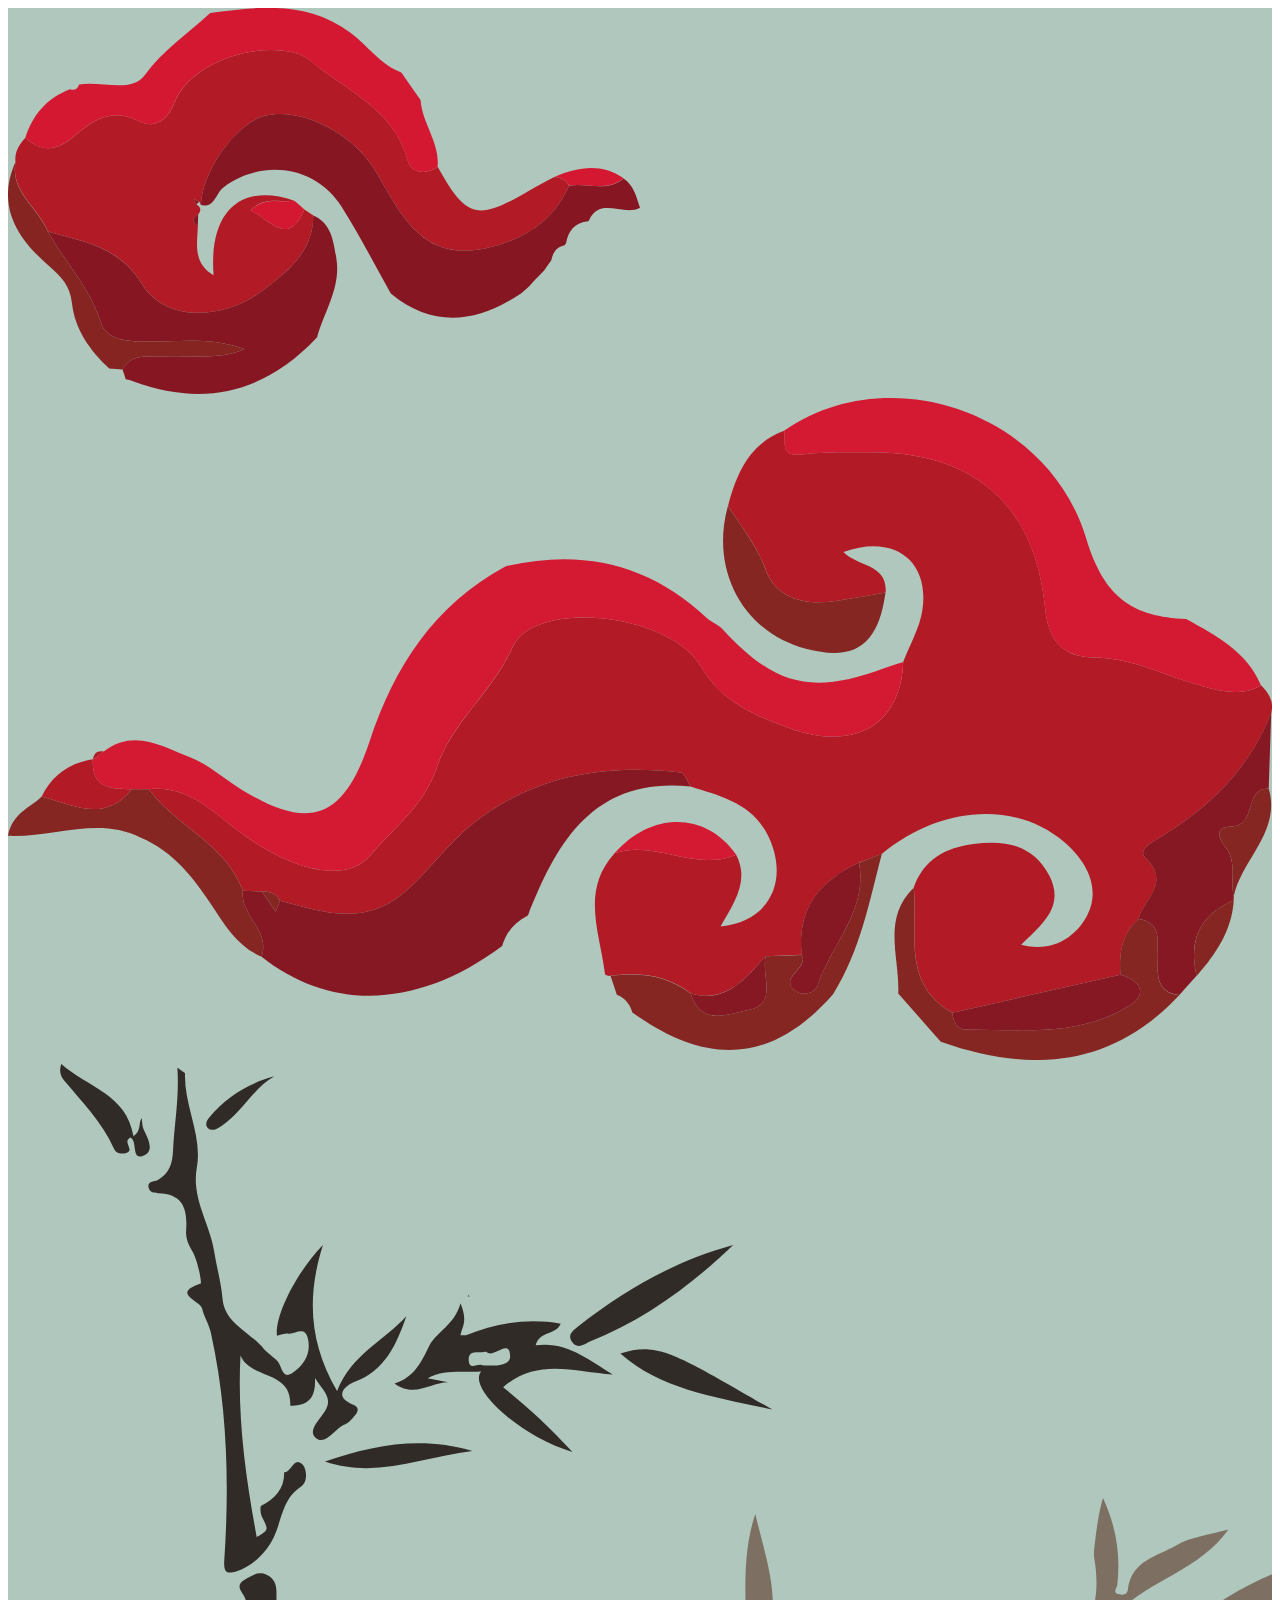
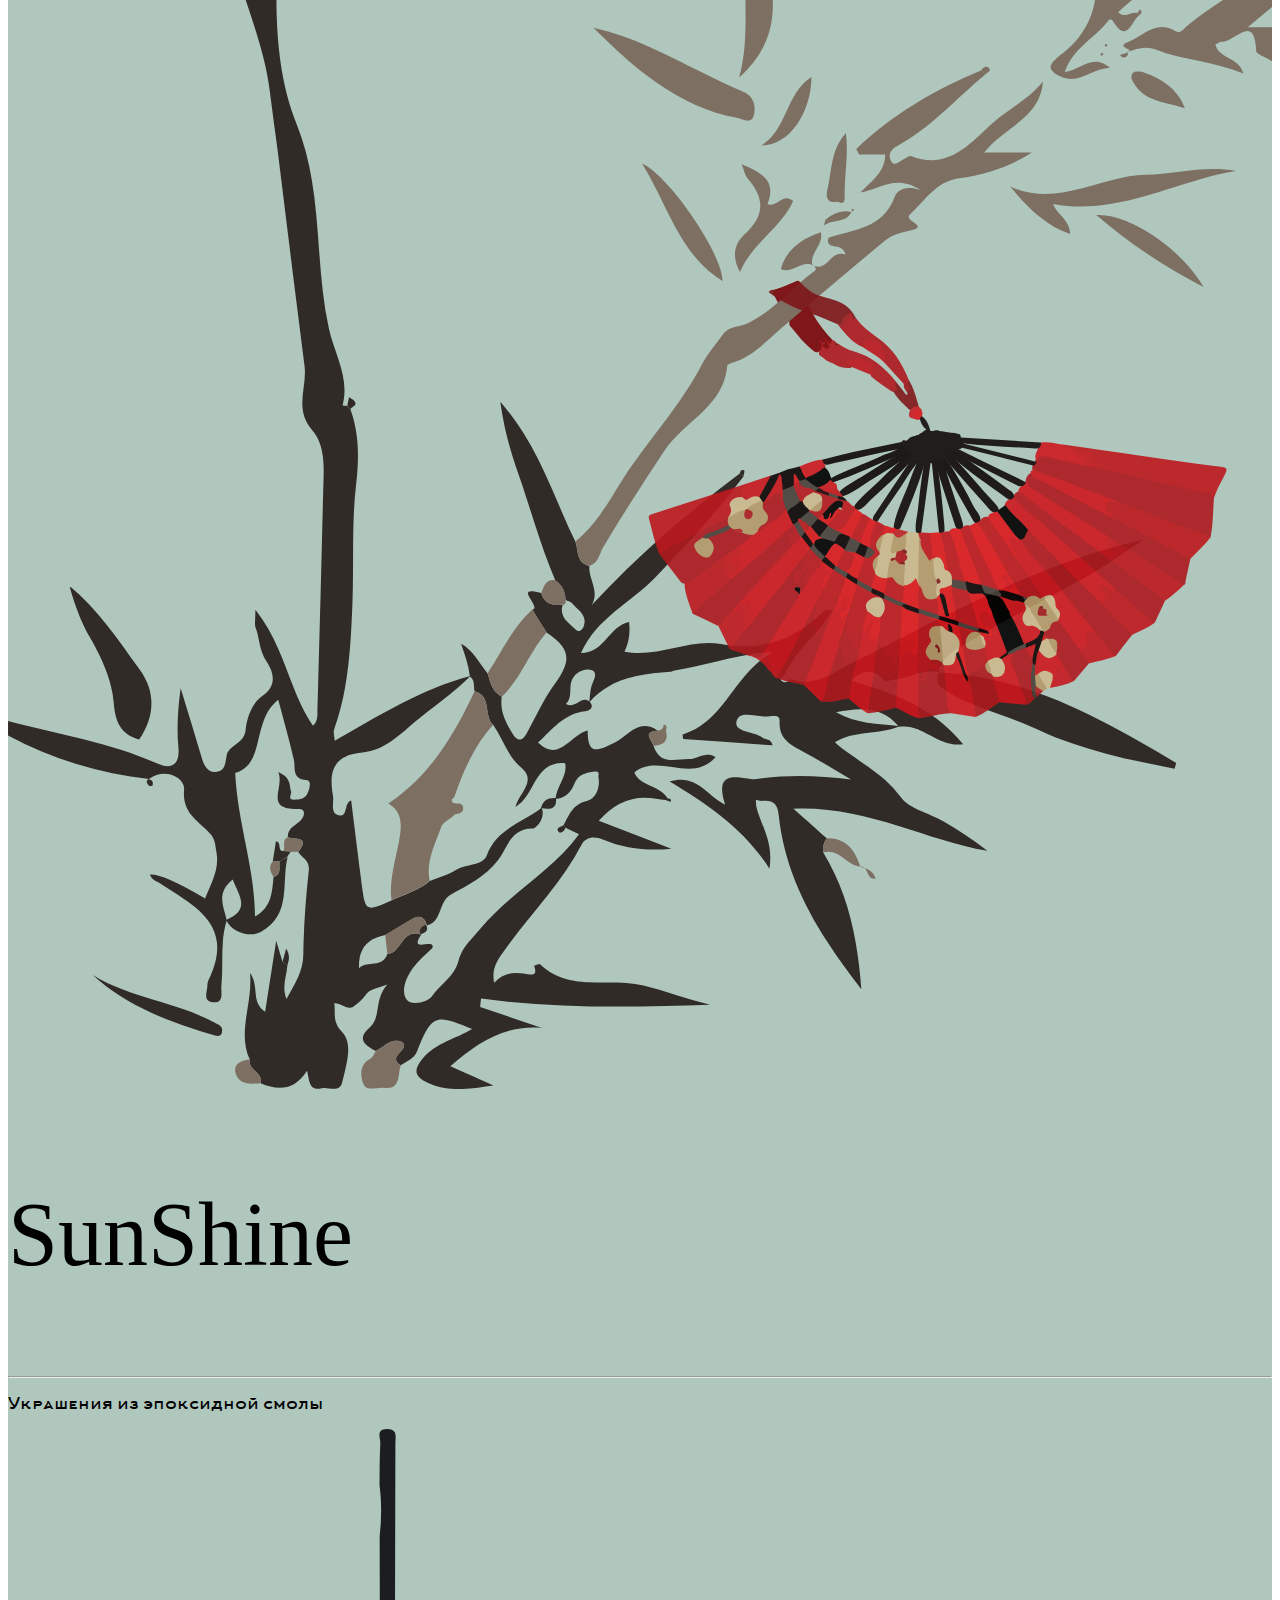
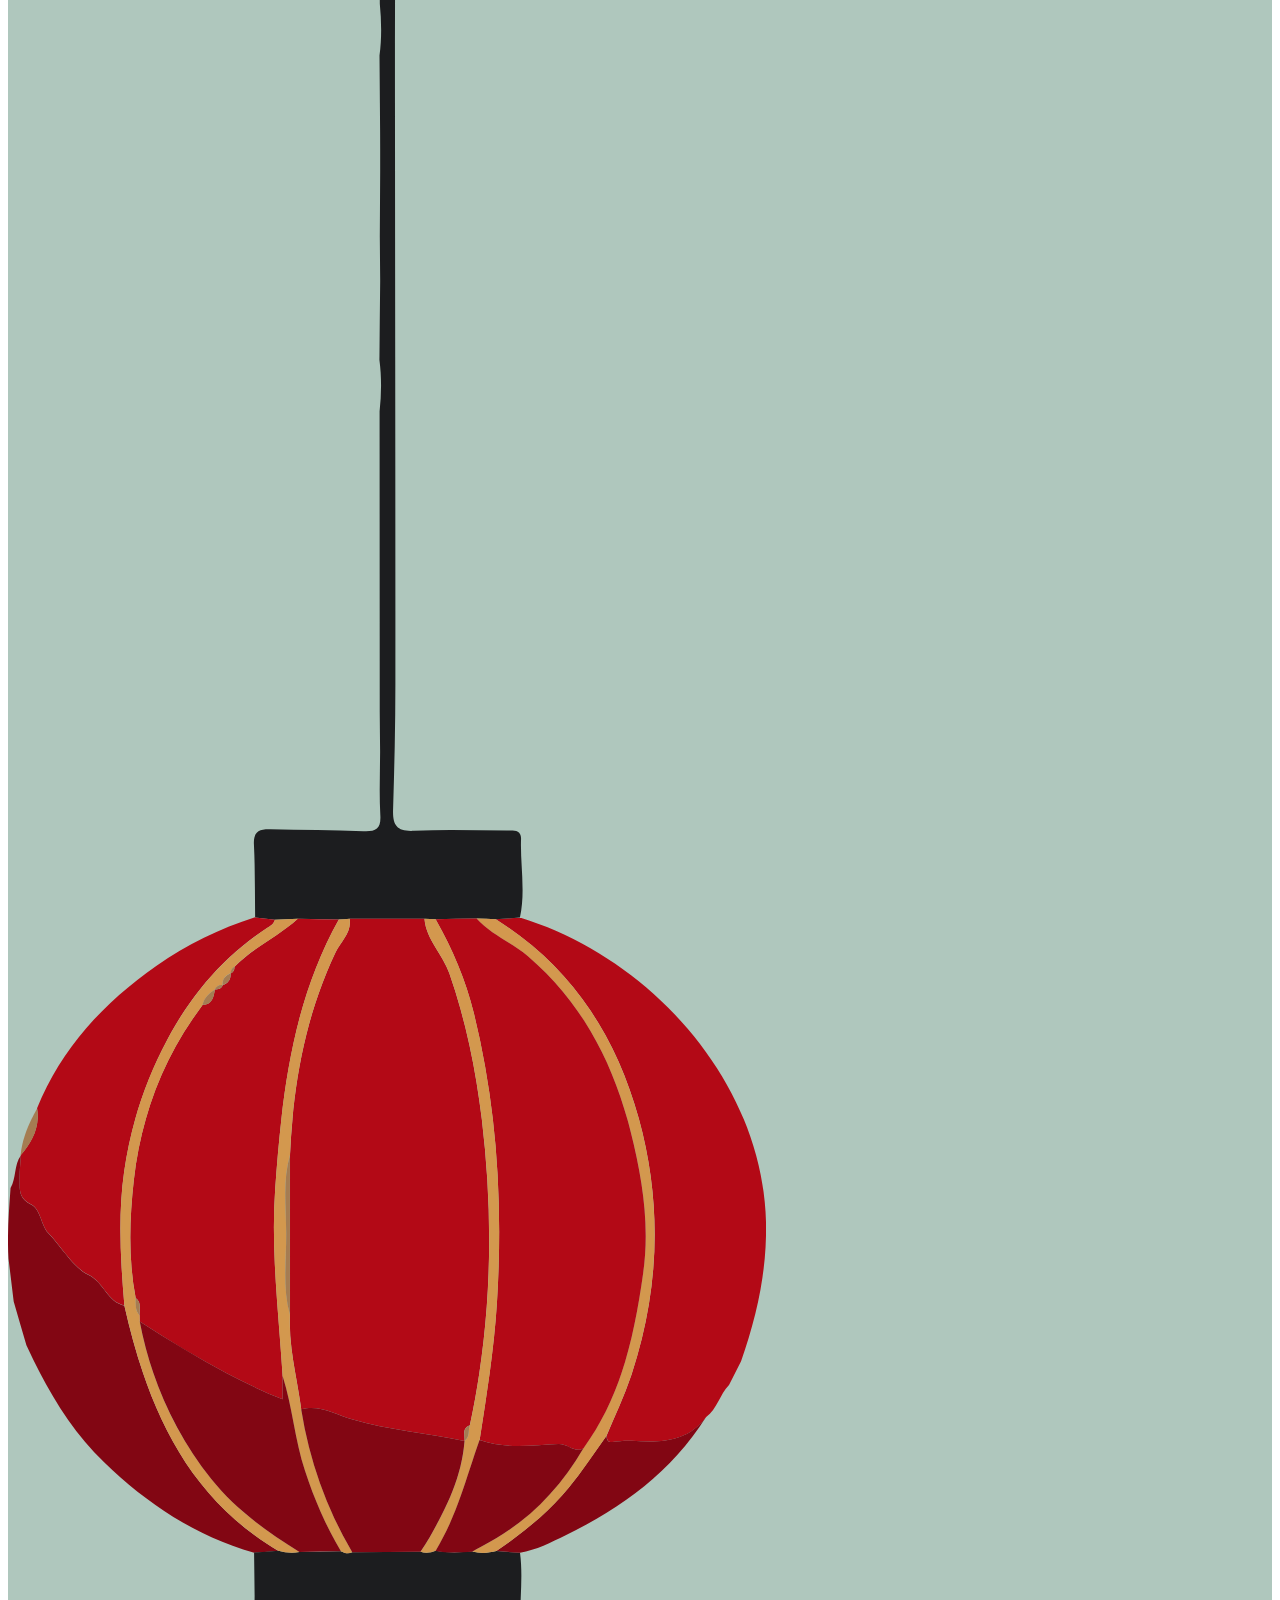
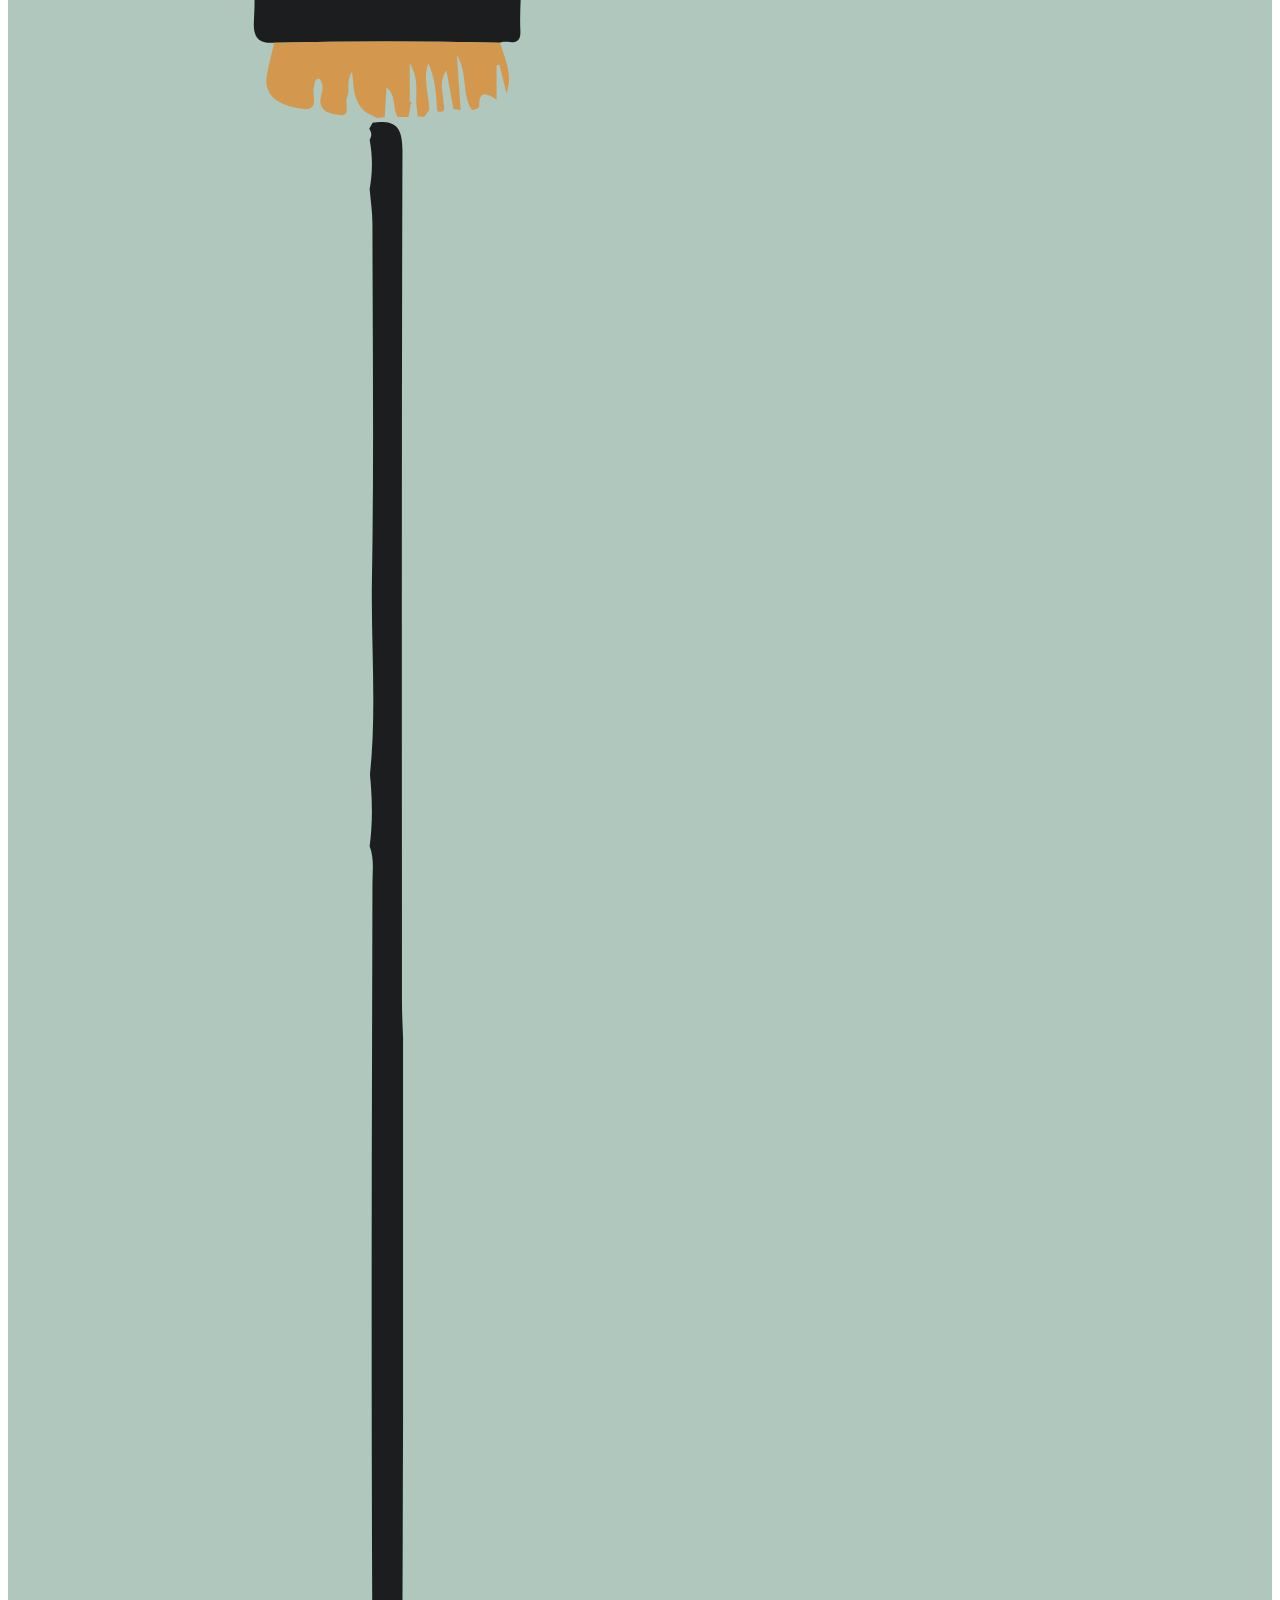
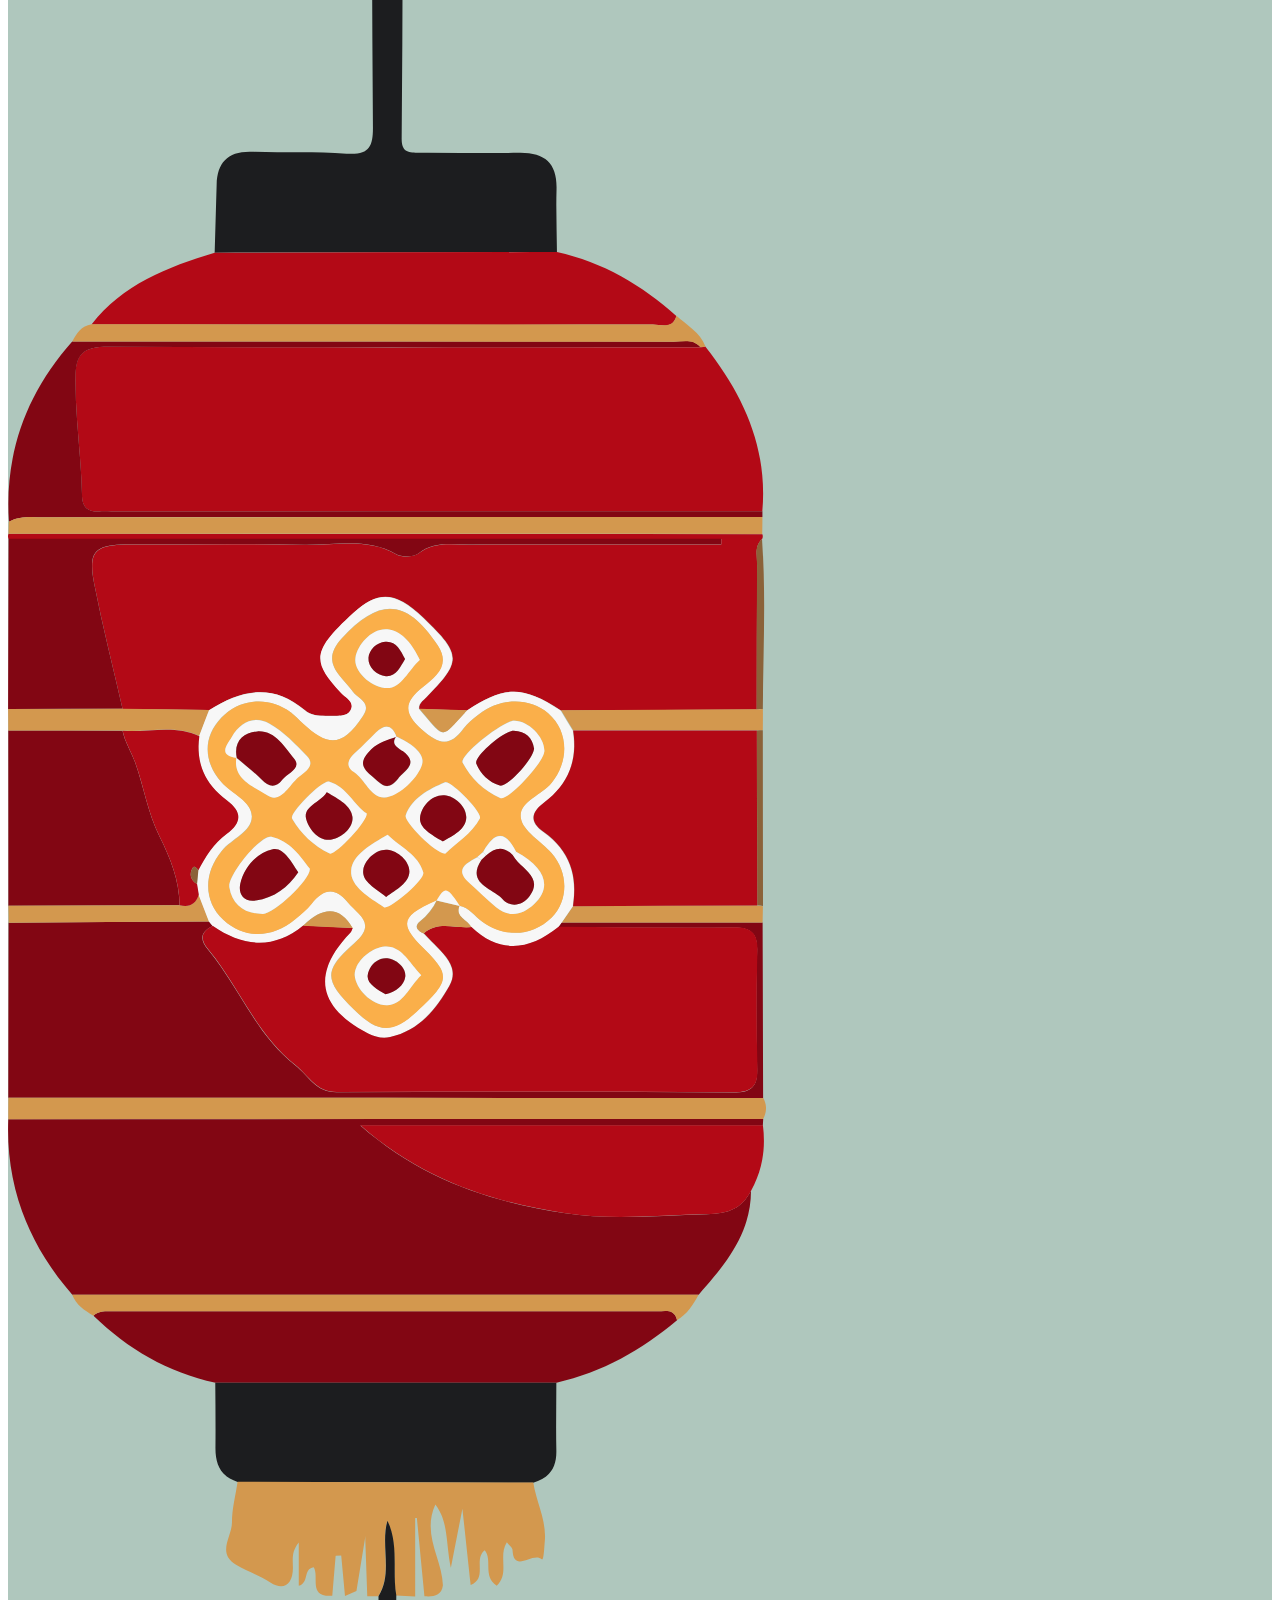
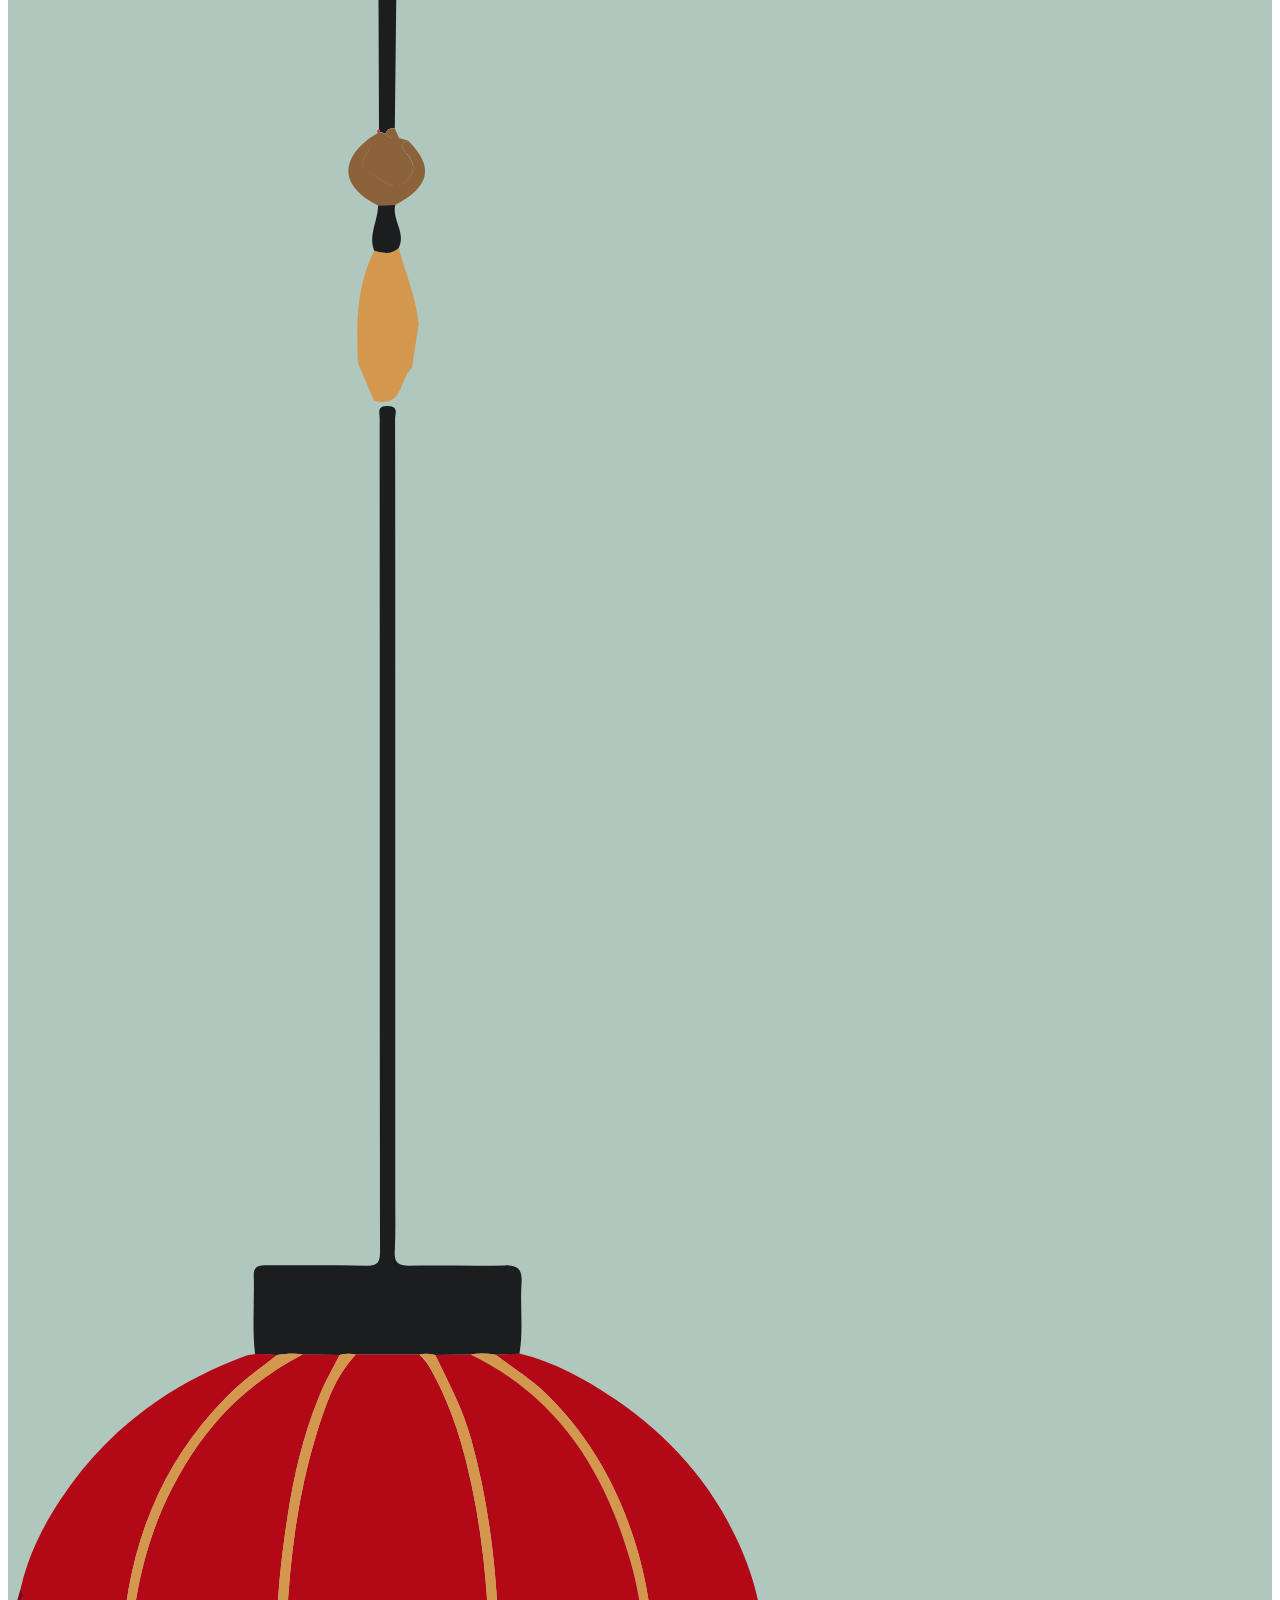
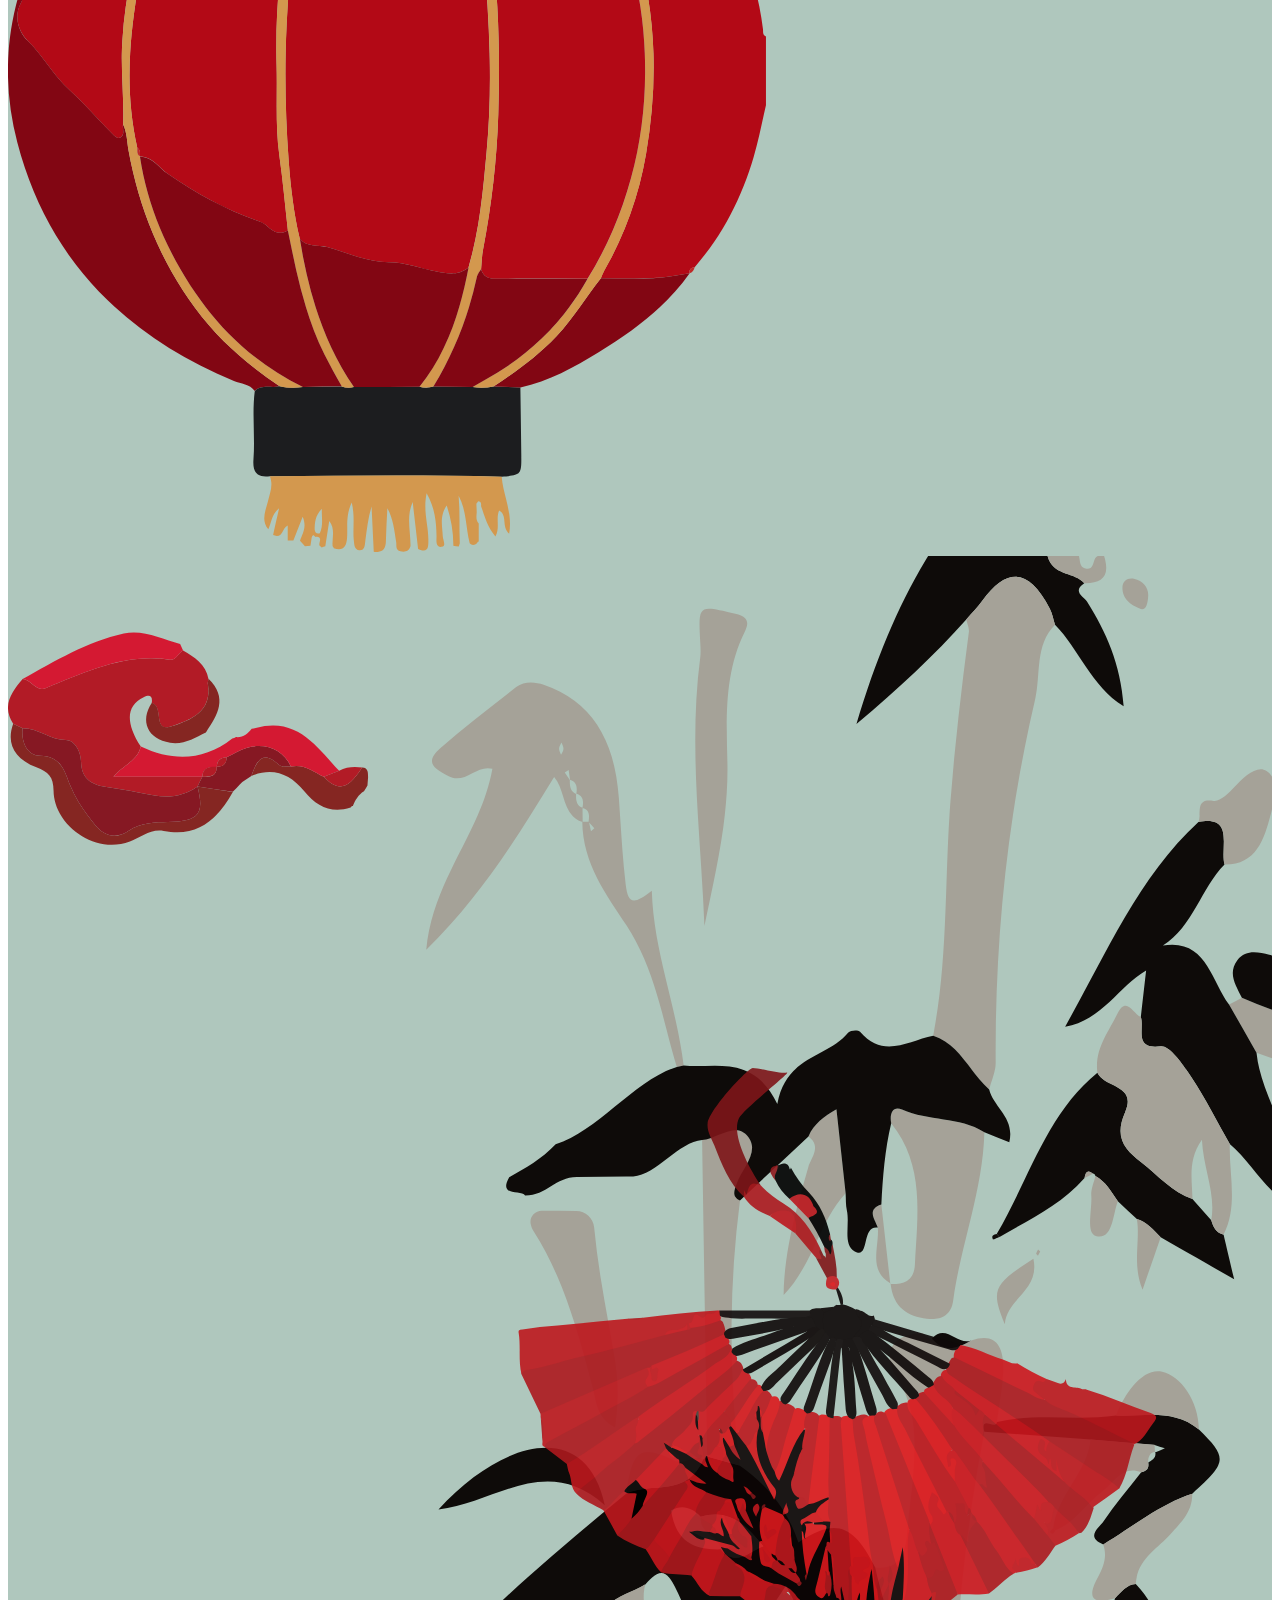
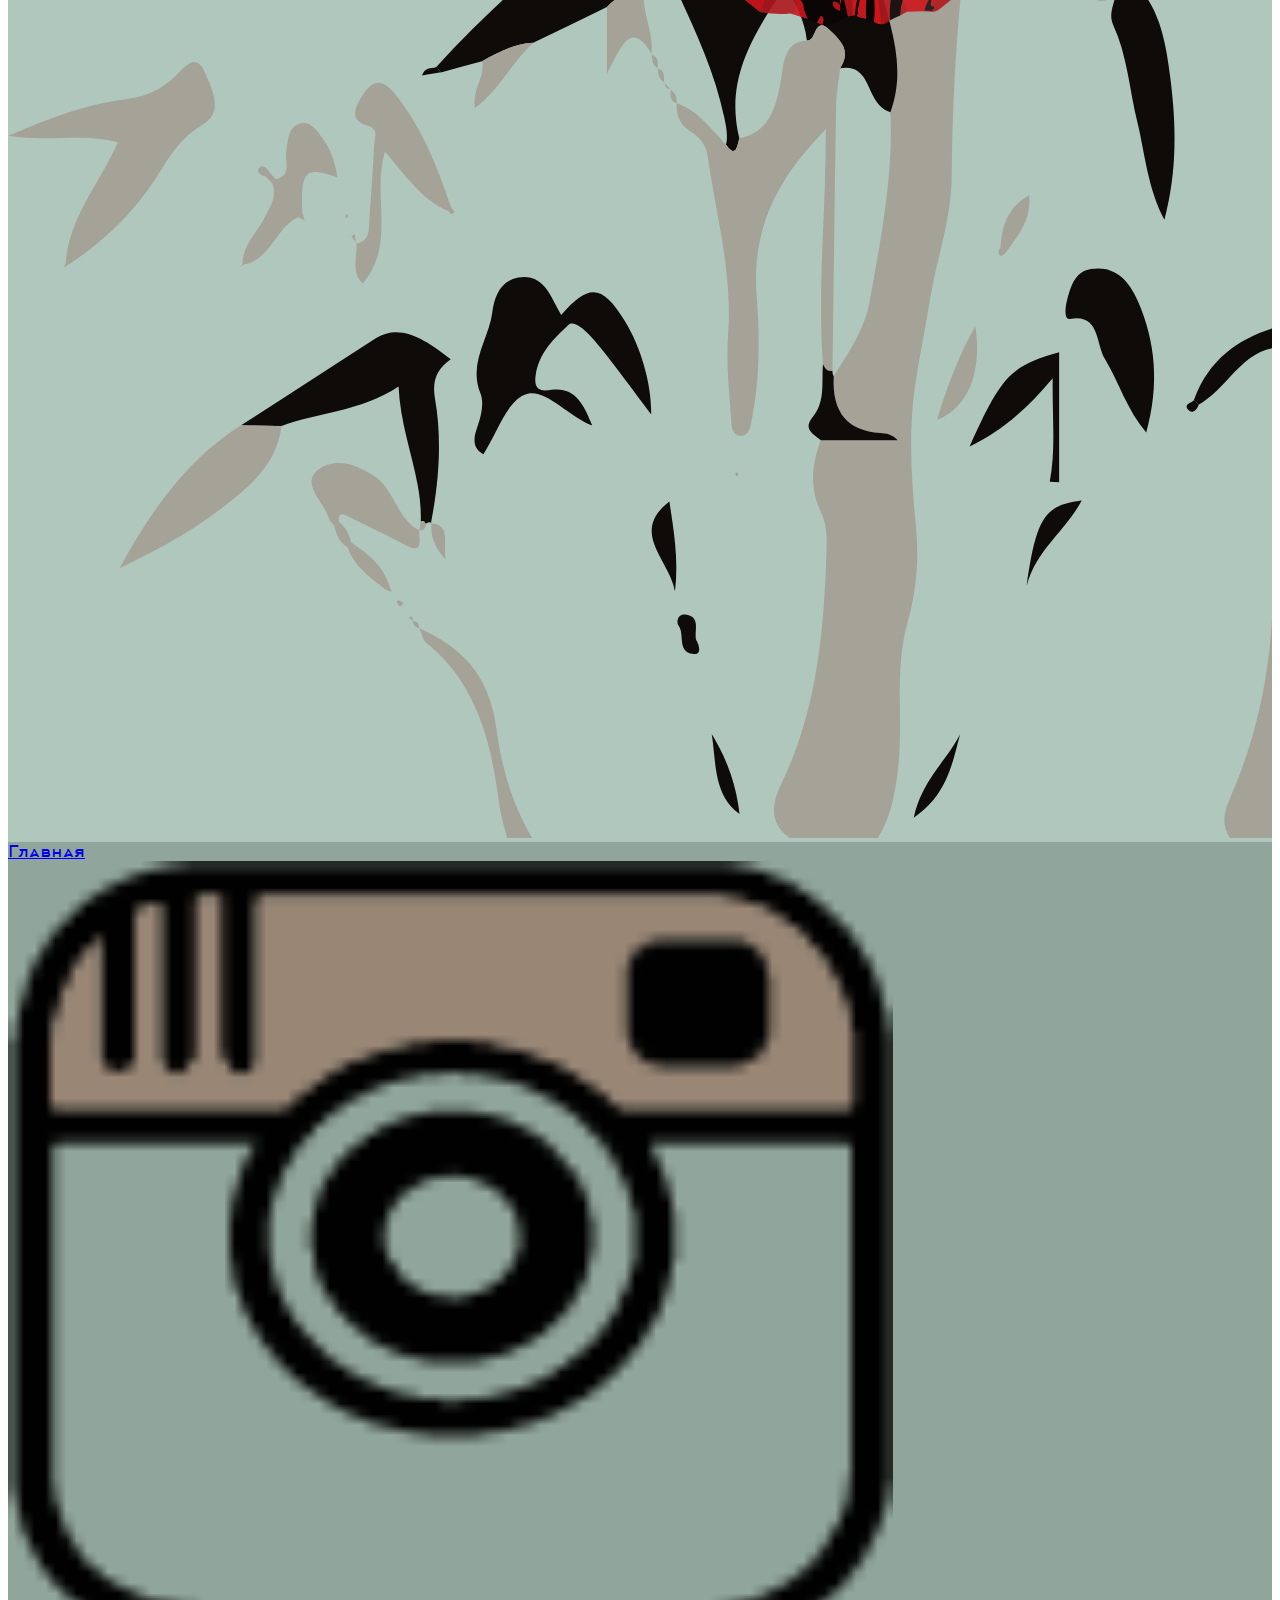
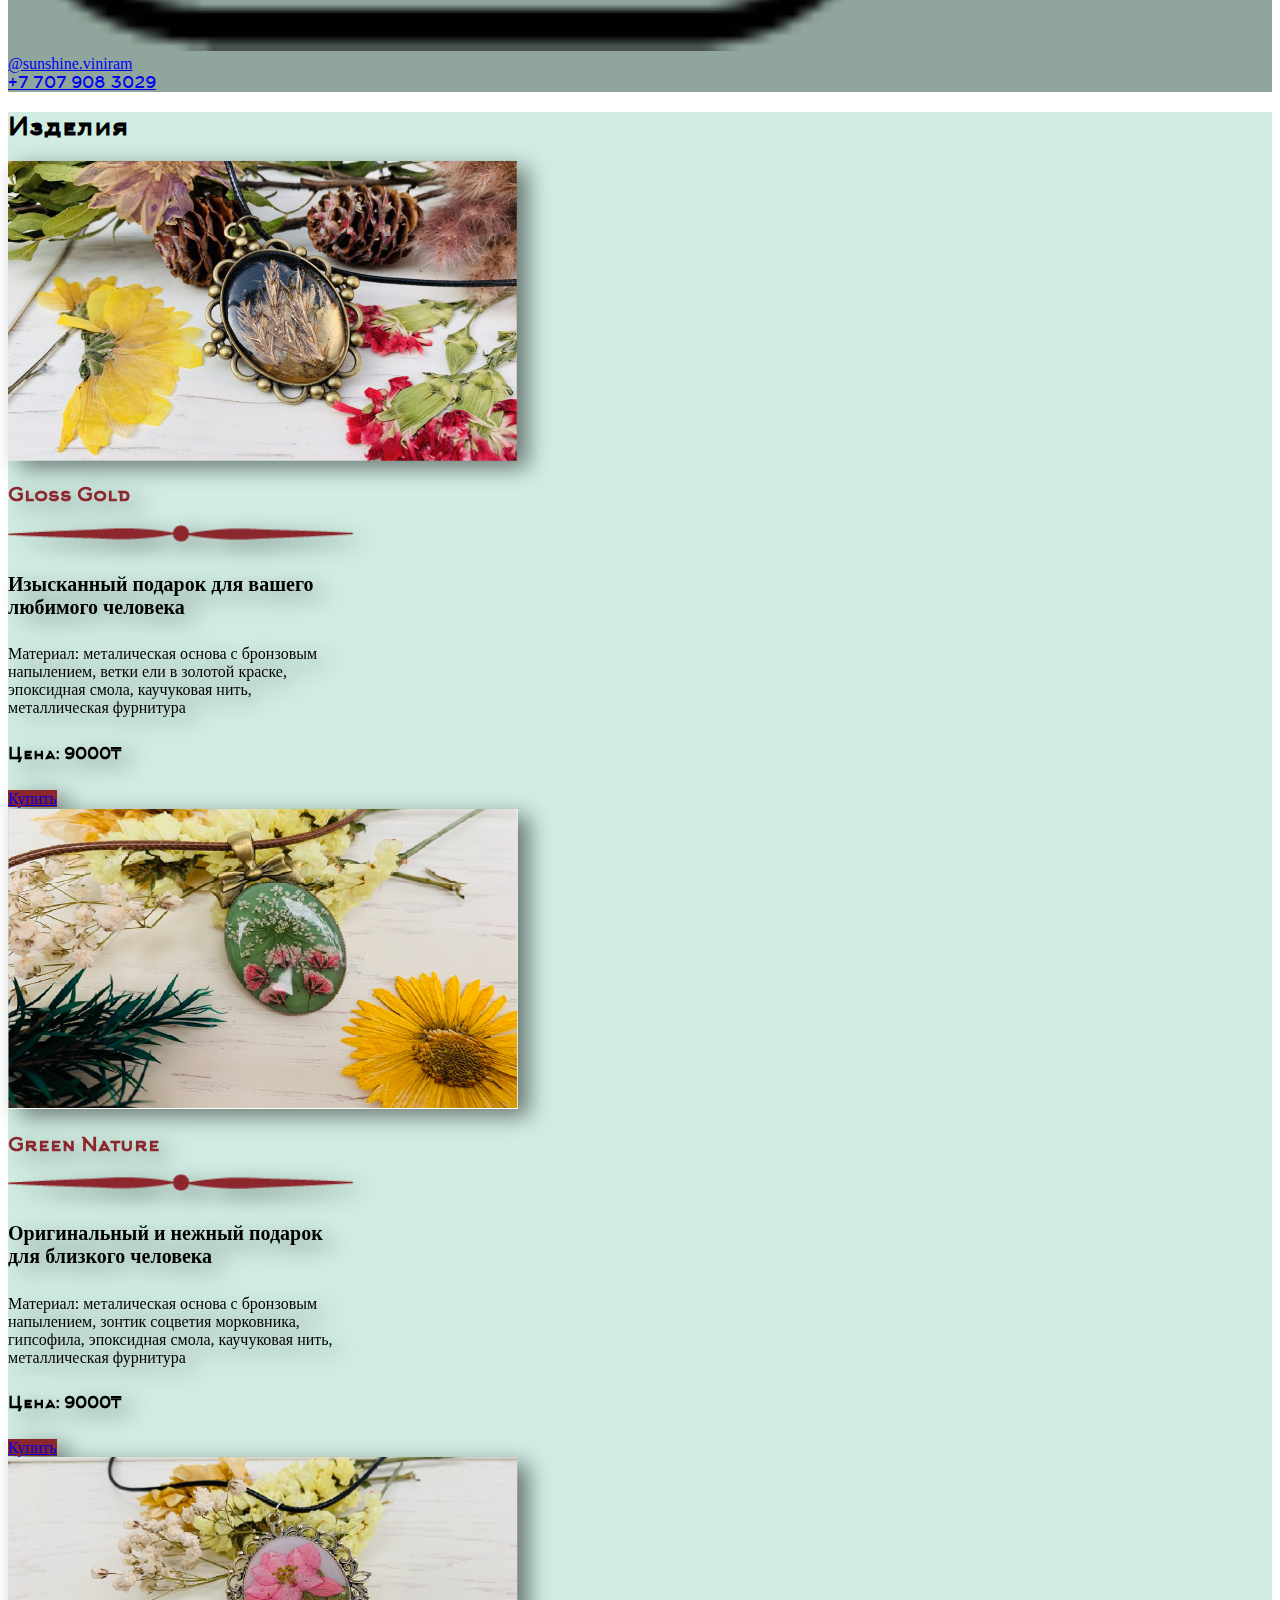
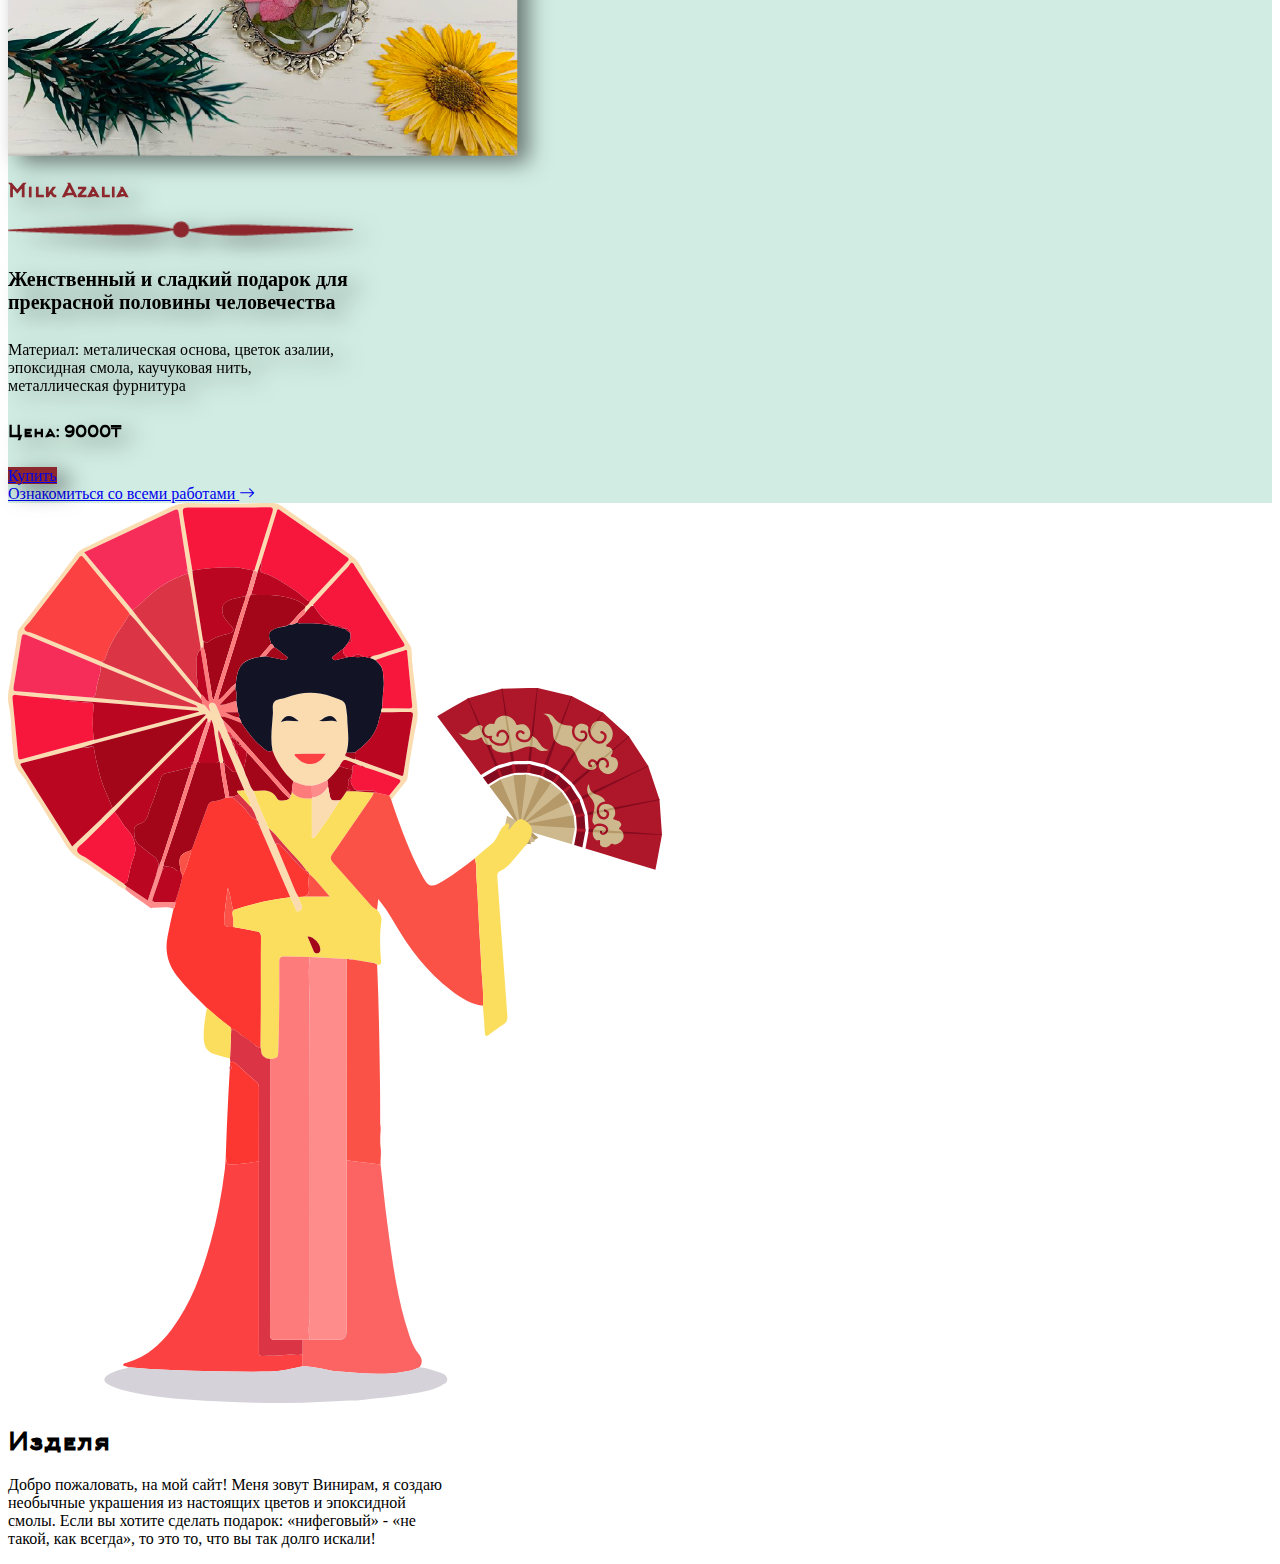
<file: index.html>
<!DOCTYPE html>
<html lang="en">

<head>
    <meta charset="UTF-8">
    <meta http-equiv="X-UA-Compatible" content="IE=edge">
    <meta name="viewport" content="width=device-width, initial-scale=1.0">
    <link rel="stylesheet" href="style.css">
    <link rel="stylesheet" href="media.css">
    <link href="https://cdn.jsdelivr.net/npm/bootstrap@5.3.0-alpha1/dist/css/bootstrap.min.css" rel="stylesheet"
        integrity="sha384-GLhlTQ8iRABdZLl6O3oVMWSktQOp6b7In1Zl3/Jr59b6EGGoI1aFkw7cmDA6j6gD" crossorigin="anonymous">
    <link rel="stylesheet" href="https://cdn.jsdelivr.net/npm/bootstrap-icons@1.10.3/font/bootstrap-icons.css">
    <title>Магазин эпоксидных изделий</title>
</head>

<body>
    <div class="container-fluid bg-green" style="overflow: hidden;">
        <div class="row">
            <div class="col-6 col-sm-4 order-2 order-sm-1">
                <div class="row row-cols-sm-2">
                    <div class="col-6">
                        <img class="ms-5 mt-2" src="images/elements/cloud1.svg" width="50%"/>
                    </div>
                    <div class="col-6">
                        <img class="mt-3" src="images/elements/cloud2.svg" width="100%" />
                    </div>
                </div>
                <img src="images/elements/bamboo1.svg" width="110%">
            </div>
            <div class="col-12 col-sm-4 order-1 order-sm-2 text-center">
                <p class="logo">SunShine</p>
                <hr>
                <p class="pre-title">Украшения из эпоксидной смолы</p>
                <div class="row pb-5 pb-lg-0">
                    <div class="col-4">
                        <img src="images/elements/lamp1.svg" width="60%">
                    </div>
                    <div class="col-4">
                        <img src="images/elements/lamp2.svg" width="60%">
                    </div>
                    <div class="col-4">
                        <img src="images/elements/lamp3.svg" width="60%">
                    </div>
                </div>
            </div>
            <div class="col-6 col-sm-4 order-3">
                <img src="images/elements/bambooAndCloud.svg" width="125%">
            </div>
        </div>
    </div>
    <div class="container-fluid bg-darkgreen">
        <nav>
            <div class="row align-items-center text-center">
                <div class="col-12 col-sm-4 order-2 order-sm-1">
                    <a href="/index.html" class="text-decoration-none text-dark menu-element">Главная</a>
                </div>
                <div class="col-12 col-sm-4 order-1 order-sm-2">
                    <div class="row">
                        <div class="col-6 d-flex justify-content-end px-0">
                            <a href="https://instagram.com/sunshine.viniram?igshid=YmMyMTA2M2Y=" class="text-decoration-none d-flex justify-content-end">
                                <img class="pb-2 pt-2" src="images/inst.png" width="70%">
                            </a>
                        </div>
                        <div class="col-6 d-flex justify-content-start px-0">
                            <a class="text-decoration-none text-dark" href="https://instagram.com/sunshine.viniram?igshid=YmMyMTA2M2Y=">@sunshine.viniram</a>
                        </div>
                    </div>
                </div>
                <div class="col-12 col-sm-4 order-3">
                    <a href="https://api.whatsapp.com/send/?phone=77079083029&text=Здравствуйте, я пишу с вашего сайта" class="text-decoration-none text-dark menu-element">+7 707 908 3029</a>
                </div>
            </div>
        </nav>
    </div>
    <div class="container-fluid bg-light_green pt-4">
        <div class="row justify-content-center pt-5">
            <div class="col-4 d-flex justify-content-center mb-3">
                <h2>Изделия</h2>
            </div>
        </div>
        <div class="row pb-5">
            <div class="col-sm-12 col-md-6 col-lg-4 d-flex justify-content-center justify-content-md-end">
                <div class="card card-shadow card-width my-md-2 my-lg-0">
                    <img src="images/photos/1.png" alt="" />
                    <div class="card-body text-center">
                        <h3 class="title">Gloss Gold</h3>
                        <img class="card-img" src="images/des1.png" alt="" />
                        <h4 class="card__title">Изысканный подарок для вашего любимого человека</h4>
                        <p class="card__text">Материал: металическая основа
                            с бронзовым напылением, ветки ели
                            в золотой краске, эпоксидная смола,
                            каучуковая нить, металлическая фурнитура</p>
                        <div class="row">
                            <div class="col-6 d-flex align-self-end">
                                <h5 class="price ps-md-4">Цена: 9000<span>₸</span></h5>
                            </div>
                            <div class="col-6 ps-md-5">
                                <a class="btn buy-btn text-light" href="https://api.whatsapp.com/send/?phone=77079083029&text=Здравствуйте, я пишу с вашего сайта">Купить</a>
                            </div>
                        </div>
                    </div>
                </div>
            </div>
            <div class="col-sm-12 col-md-6 col-lg-4 d-flex justify-content-center">
                <div class="card card-shadow card-width my-2 my-md-2 my-lg-0">
                    <img src="images/photos/2.png" alt="" />
                    <div class="card-body text-center">
                        <h3 class="title">Green Nature</h3>
                        <img class="card-img" src="images/des1.png" alt="" />
                        <h4 class="card__title">Оригинальный и нежный подарок для близкого человека</h4>
                        <p class="card__text">Материал: металическая основа
                            с бронзовым напылением, зонтик соцветия
                            морковника, гипсофила, эпоксидная смола,
                            каучуковая нить, металлическая фурнитура</p>
                        <div class="row">
                            <div class="col-6 d-flex align-self-center">
                                <h5 class="price ps-md-4">Цена: 9000<span>₸</span></h5>
                            </div>
                            <div class="col-6 ps-md-5">
                                <a class="btn buy-btn text-light" href="https://api.whatsapp.com/send/?phone=77079083029&text=Здравствуйте, я пишу с вашего сайта">Купить</a>
                            </div>
                        </div>
                    </div>
                </div>
            </div>
            <div class="col-sm-12 col-md-6 offset-0 offset-md-3 offset-lg-0 col-lg-4
            d-flex justify-content-center justify-content-md-center justify-content-lg-start">
                <div class="card card-shadow card-width my-2 my-md-2 my-lg-0">
                    <img src="images/photos/3.png" alt="" />
                    <div class="card-body text-center">
                        <h3 class="title">Milk Azalia</h3>
                        <img class="card-img" src="images/des1.png" alt="" />
                        <h4 class="card__title">Женственный и сладкий подарок для прекрасной половины человечества
                        </h4>
                        <p class="card__text">Материал: металическая основа, цветок азалии,
                            эпоксидная смола, каучуковая нить,
                            металлическая фурнитура</p>
                        <div class="row">
                            <div class="col-6 d-flex align-self-center">
                                <h5 class="price ps-md-4">Цена: 9000<span>₸</span></h5>
                            </div>
                            <div class="col-6 ps-md-5">
                                <a class="btn buy-btn text-light" href="https://api.whatsapp.com/send/?phone=77079083029&text=Здравствуйте, я пишу с вашего сайта">Купить</a>
                            </div>
                        </div>
                    </div>
                </div>
            </div>
            <div class="row text-center">
                <a class="text-decoration-none text-dark pt-5 pb-3" href="galery.html">Ознакомиться со всеми
                    работами <i class="bi bi-arrow-right d"></i></a>
            </div>
        </div>
    </div>
    <div class="container-fluid">
        <div class="row align-items-center my-5">
            <div class="col-12 col-lg-6 order-2 order-lg-1 d-flex justify-content-end" style="padding: 0;">
                <img style="height: 100vh;" src="images/elements/chineseGirl.svg" alt="chinese girl" />
            </div>
            <div class="col-12 col-lg-6 order-1 order-lg-2 d-flex justify-content-center justify-content-lg-start">
                <!-- Необходимо добавить привязку к @media -->
                <div style="width:35vw">
                    <h2 class="text-center">Изделя</h2>
                    <p>
                        Добро пожаловать, на мой сайт!
                        Меня зовут Винирам, я создаю
                        необычные украшения из настоящих
                        цветов и эпоксидной смолы.
                        Если вы хотите сделать
                        подарок: «нифеговый» -
                        «не такой, как всегда», то это то,
                        что вы так долго искали!
                    </p>
                </div>
            </div>
        </div>
    </div>
    </div>
    <div class="container-fluid  bg-darkgreen">
        <div class="row">

        </div>
        <footer>

        </footer>
        <script src="https://cdn.jsdelivr.net/npm/@popperjs/core@2.11.6/dist/umd/popper.min.js"
            integrity="sha384-oBqDVmMz9ATKxIep9tiCxS/Z9fNfEXiDAYTujMAeBAsjFuCZSmKbSSUnQlmh/jp3"
            crossorigin="anonymous"></script>
        <script src="https://cdn.jsdelivr.net/npm/bootstrap@5.3.0-alpha1/dist/js/bootstrap.min.js"
            integrity="sha384-mQ93GR66B00ZXjt0YO5KlohRA5SY2XofN4zfuZxLkoj1gXtW8ANNCe9d5Y3eG5eD"
            crossorigin="anonymous"></script>
</body>

</html>
</file>
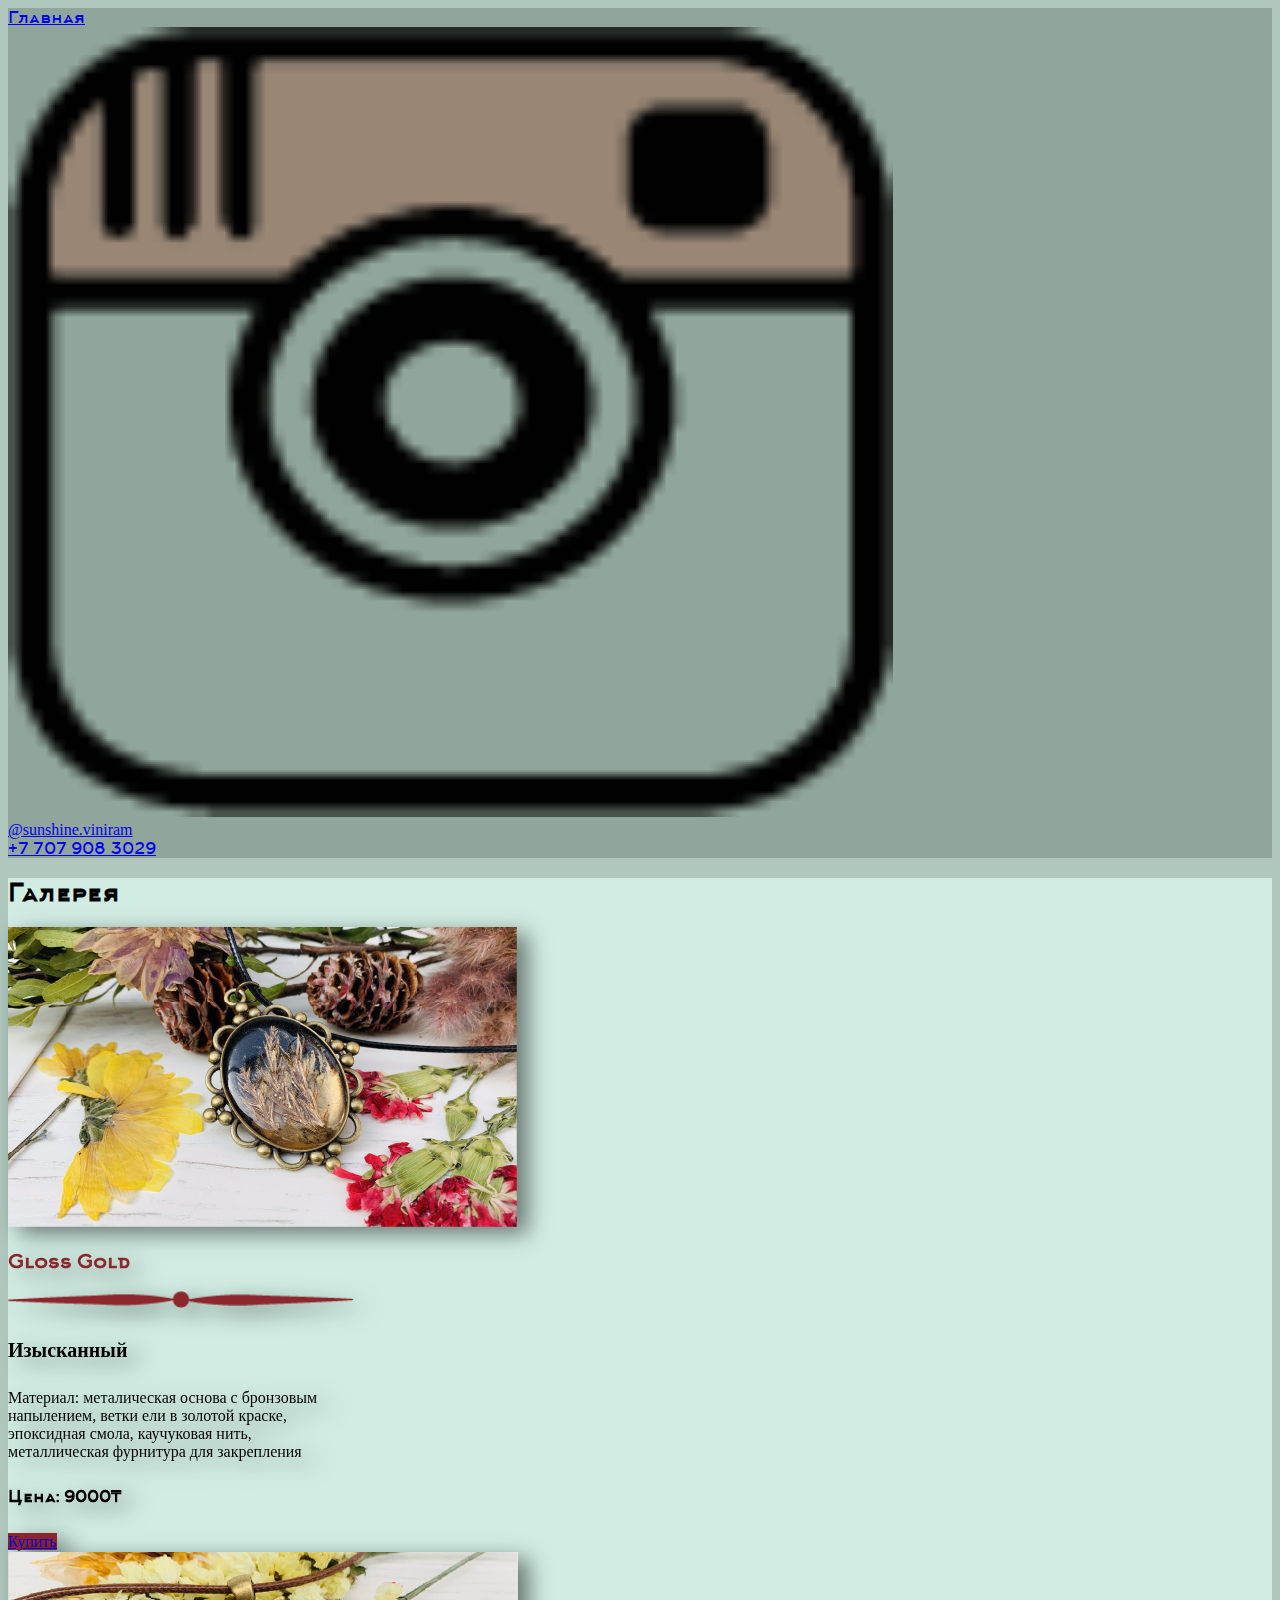
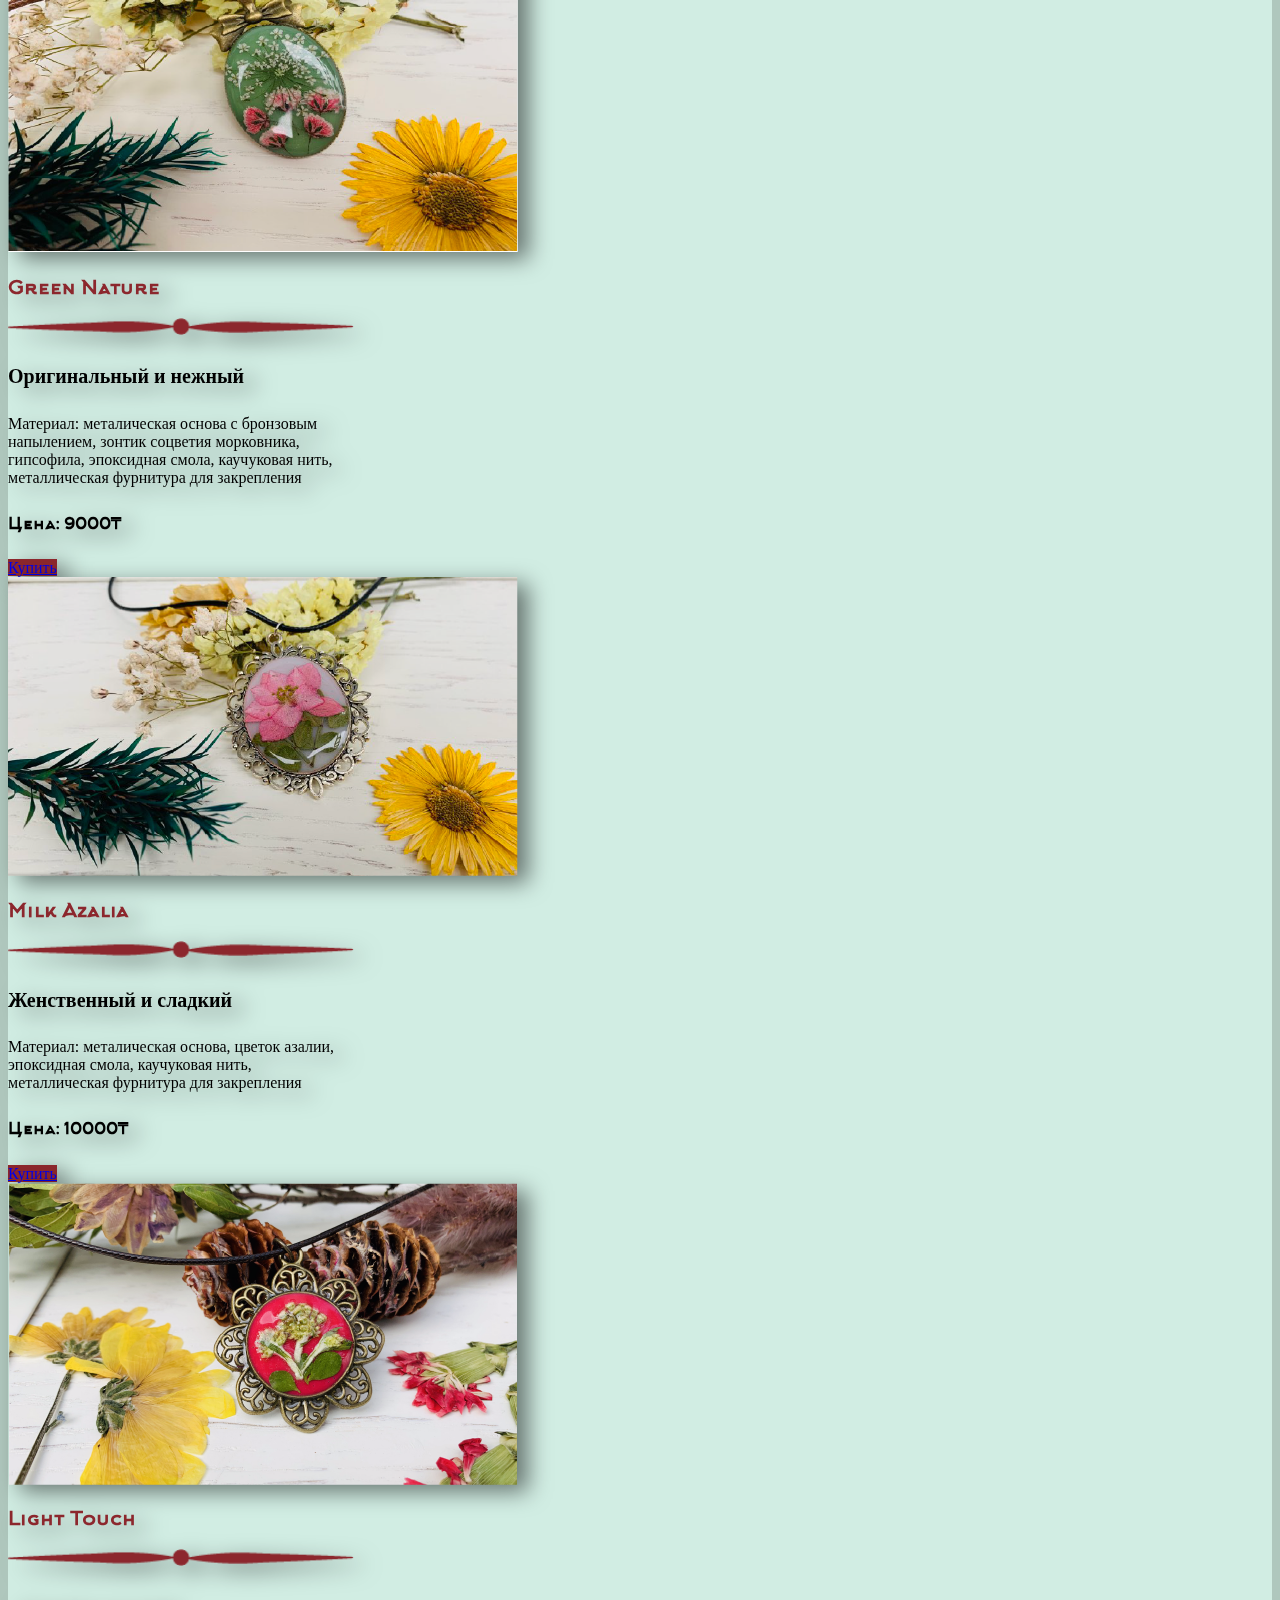
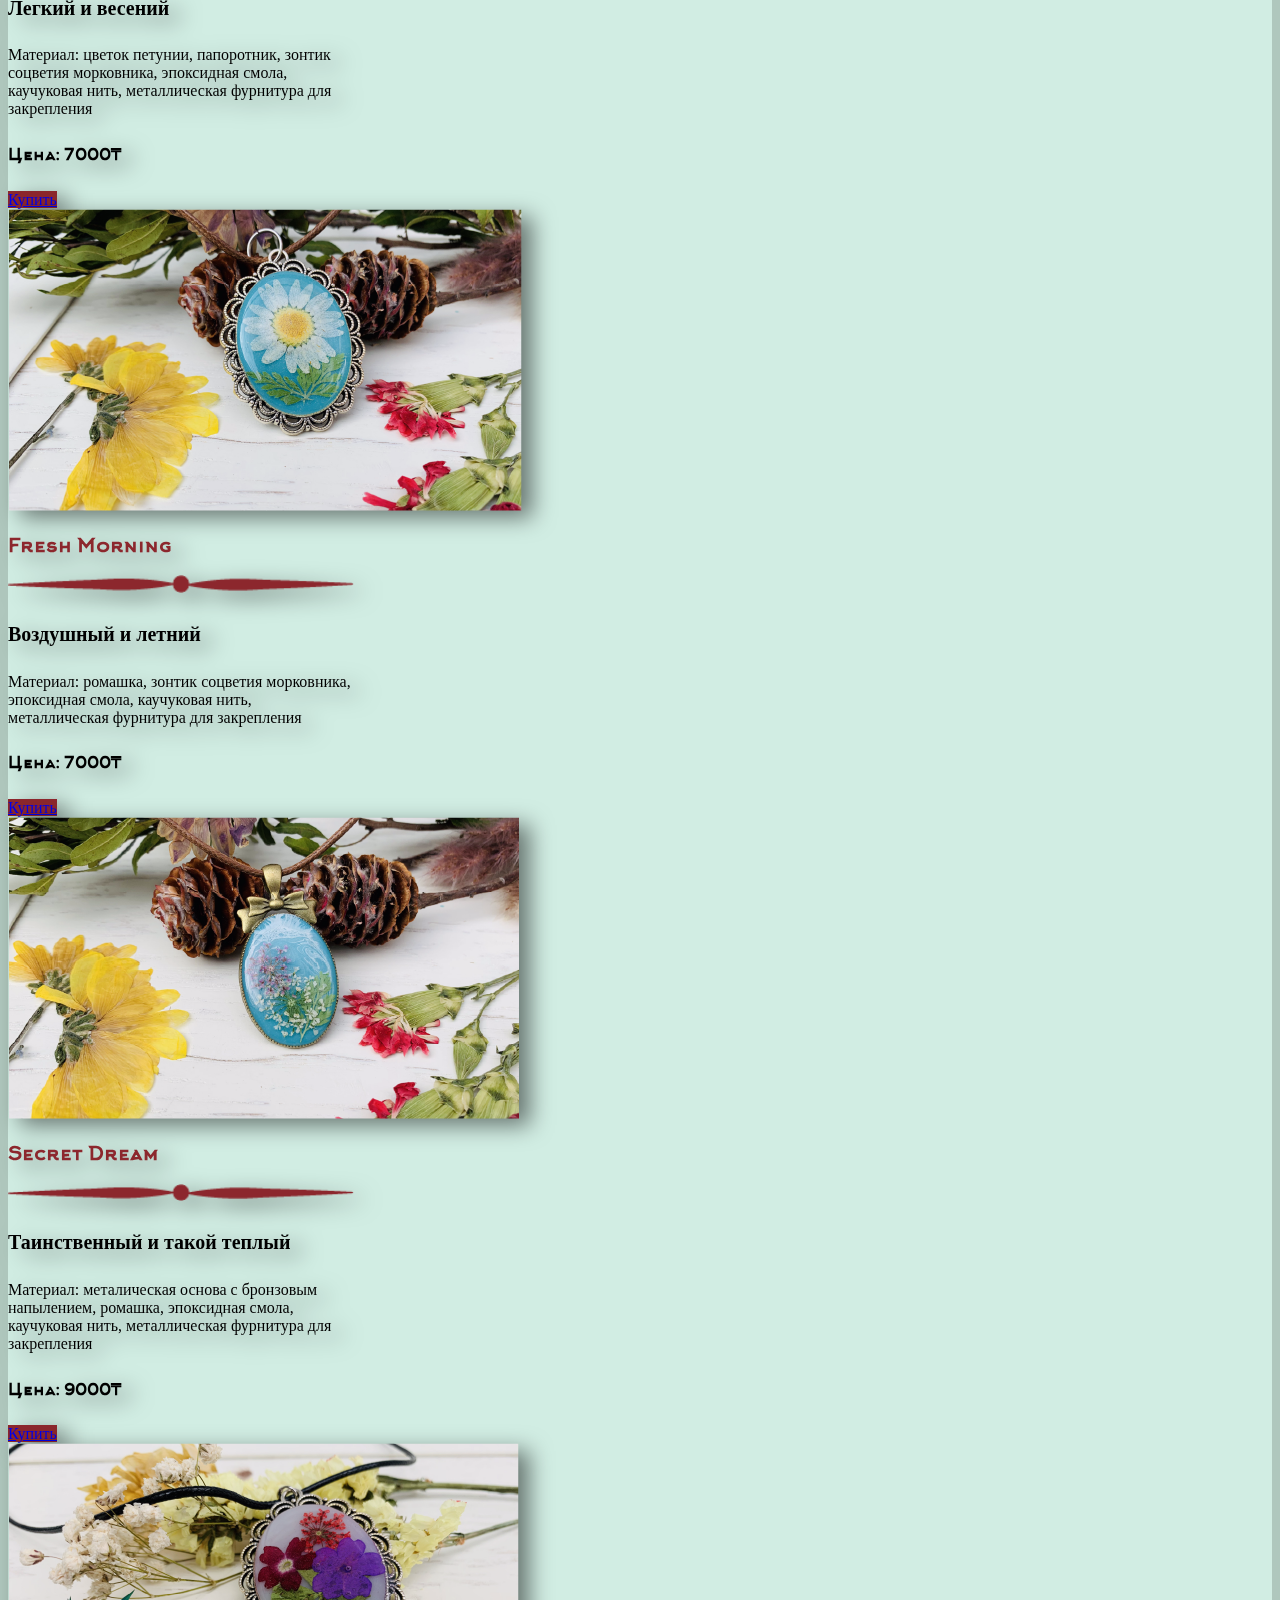
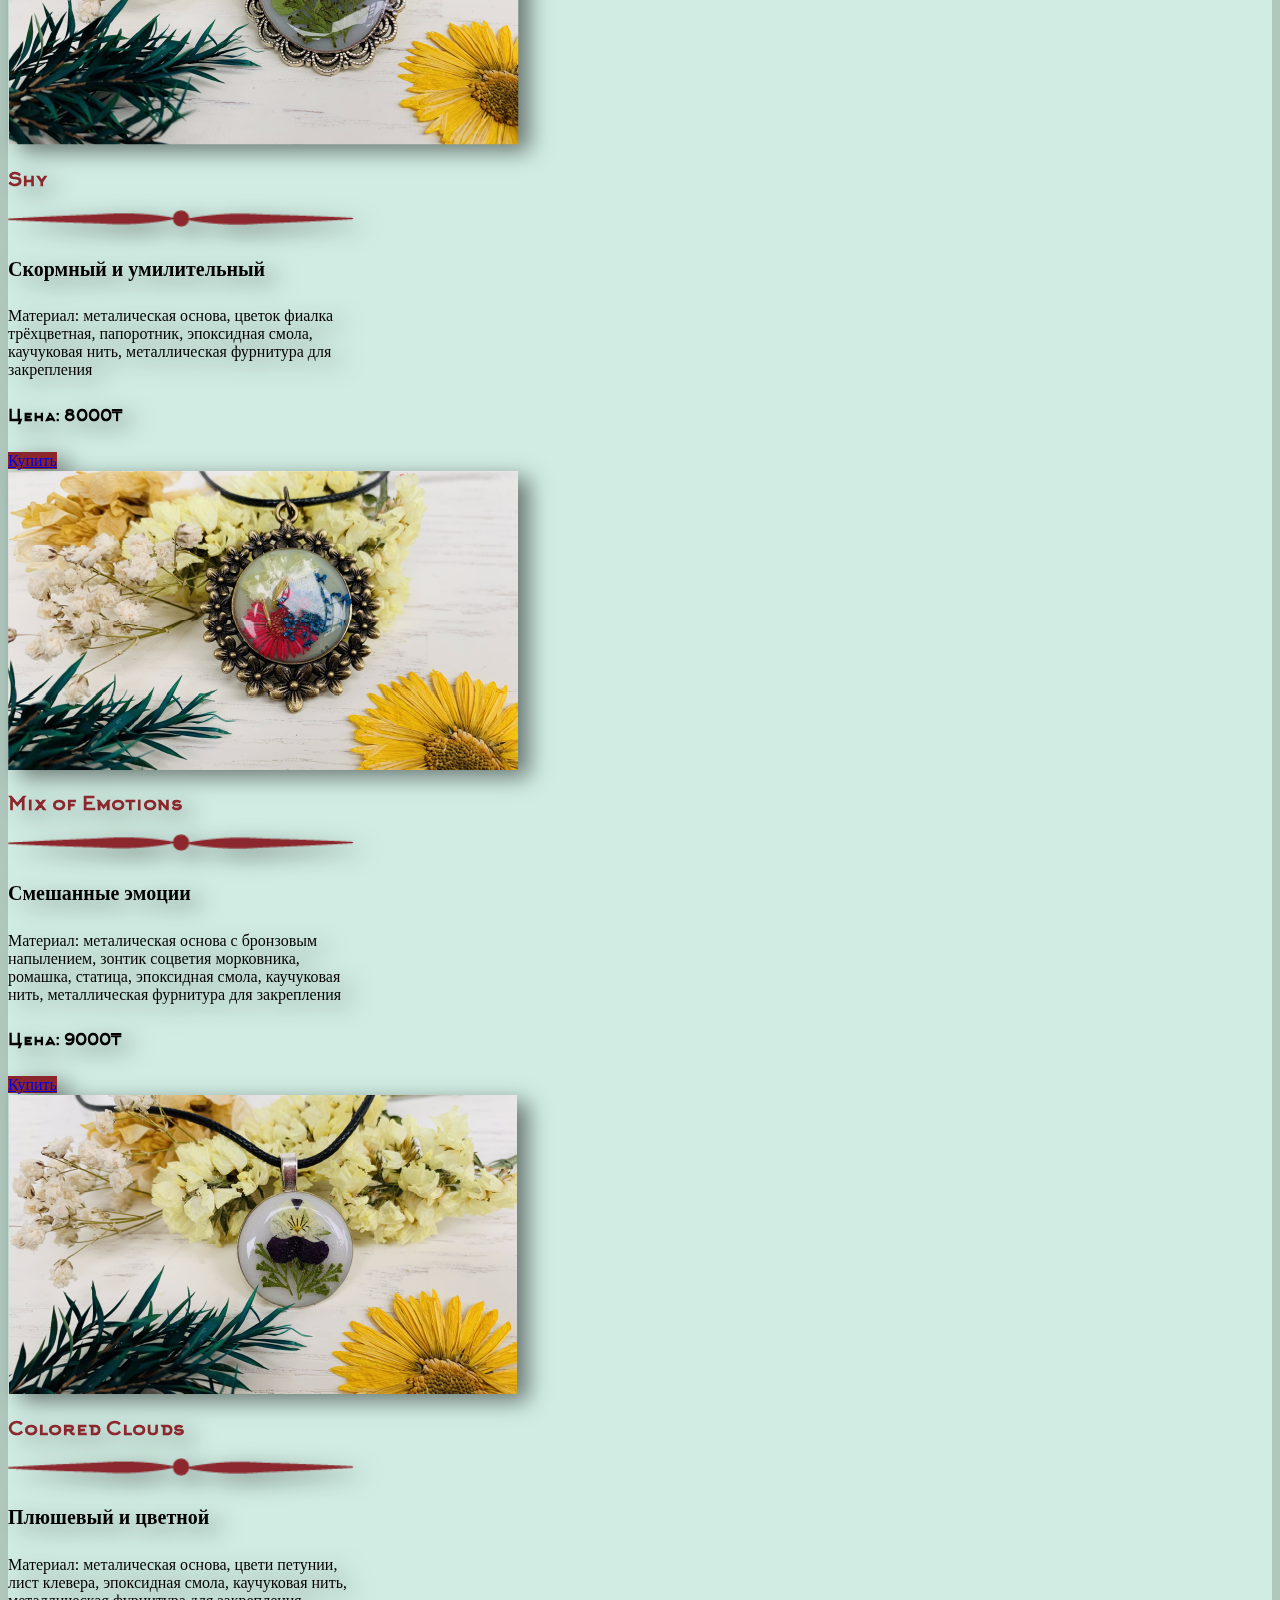
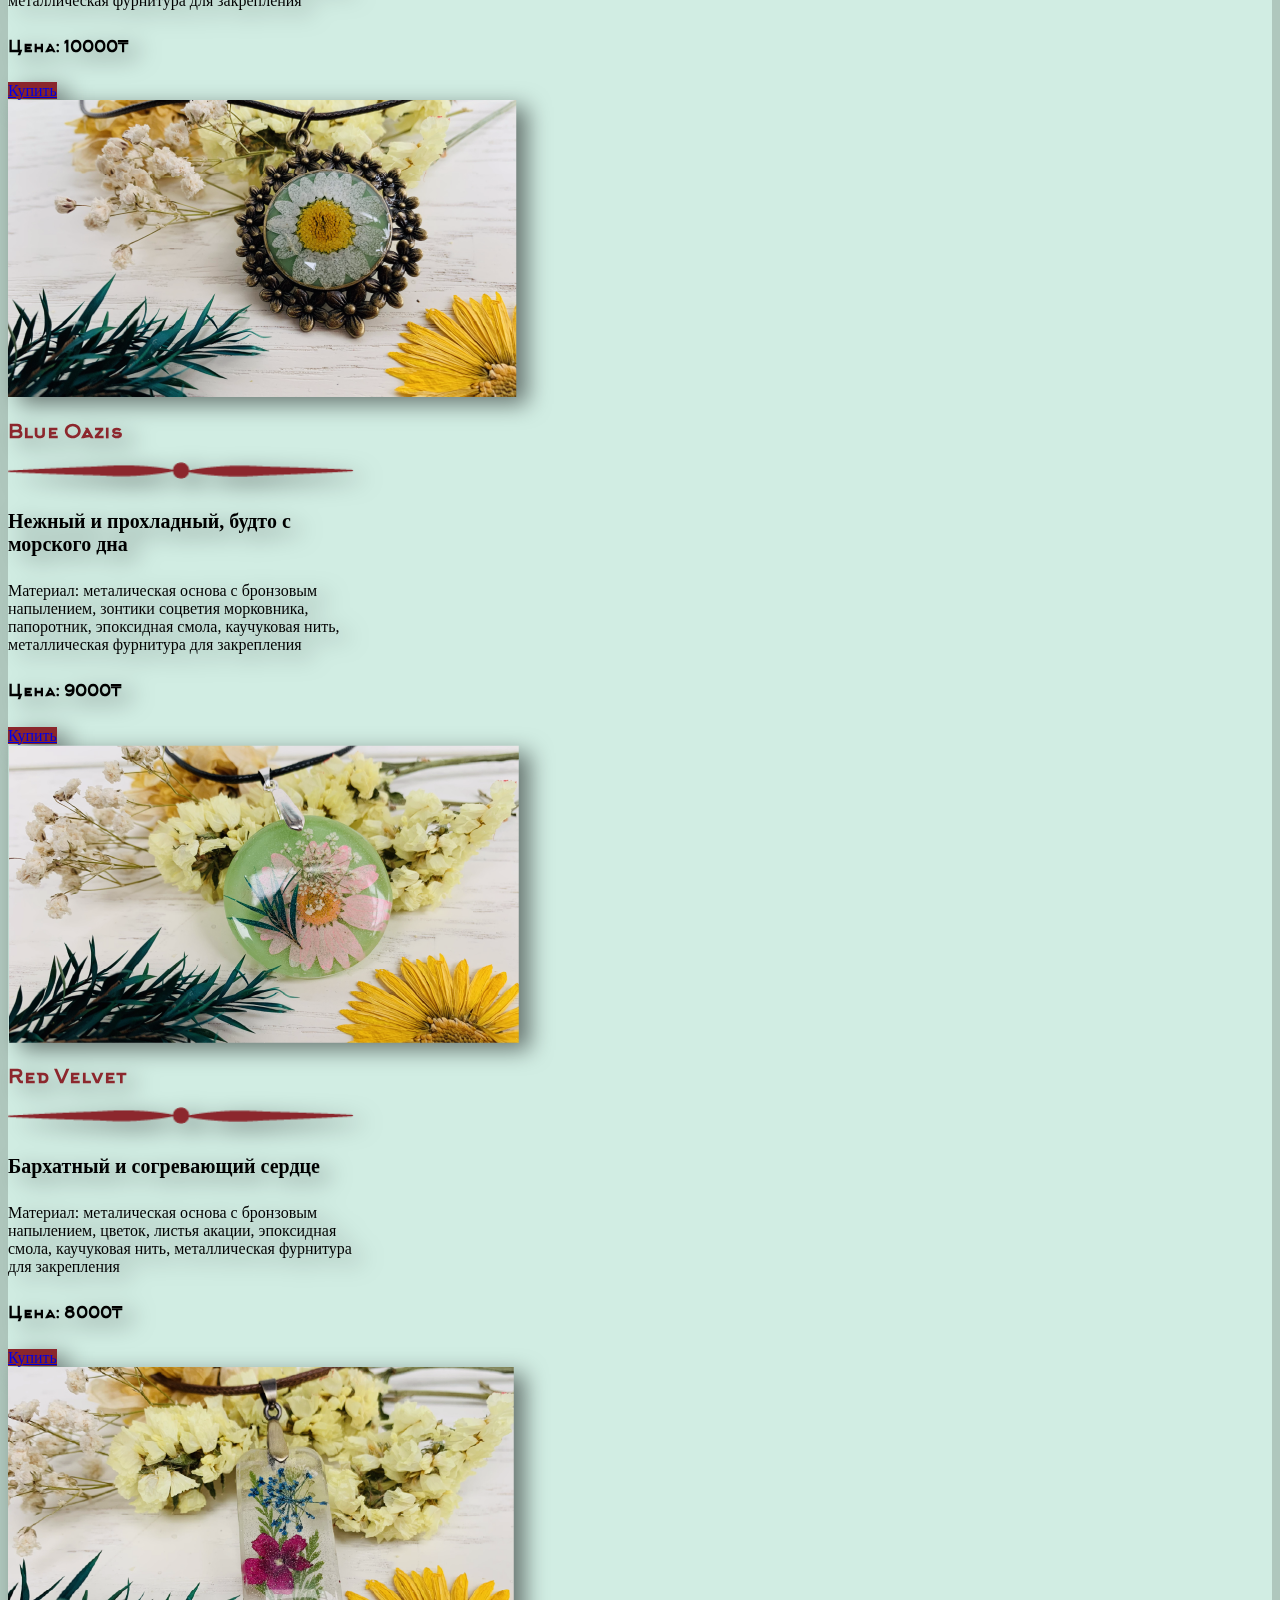
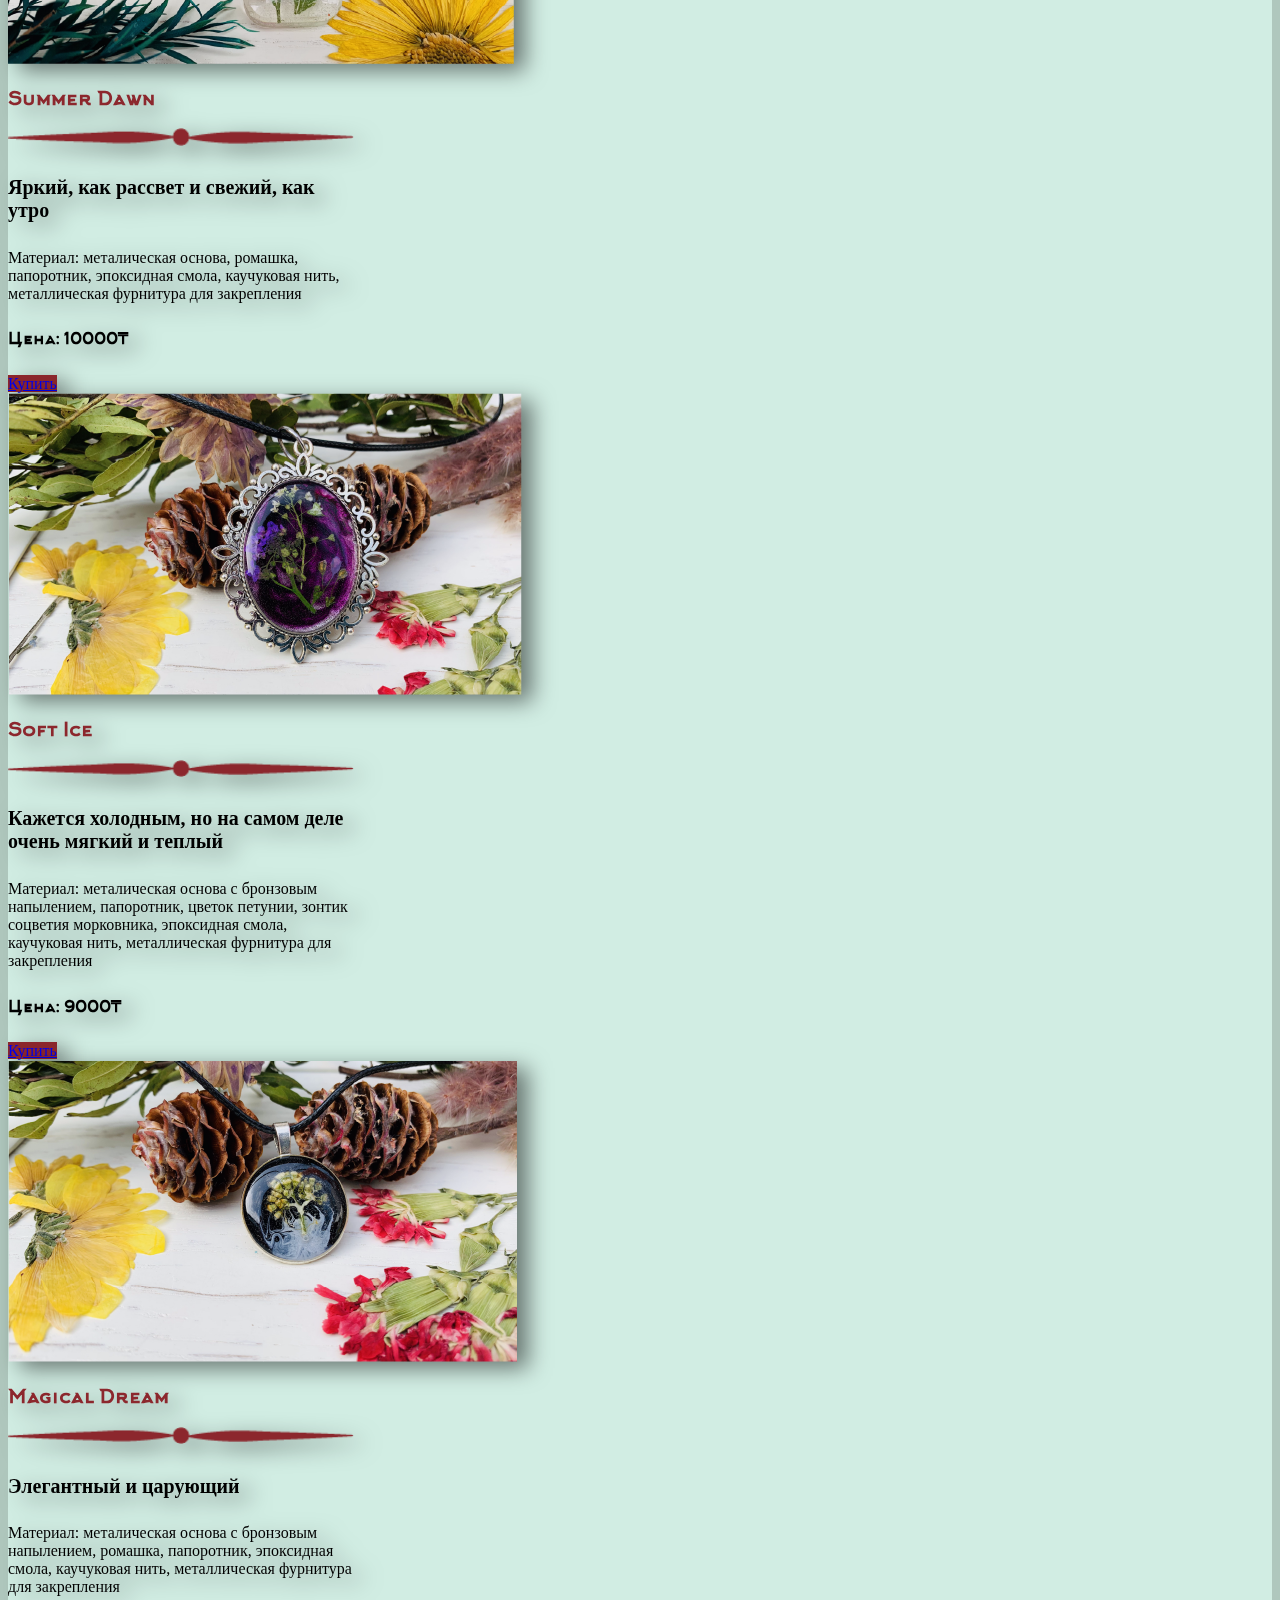
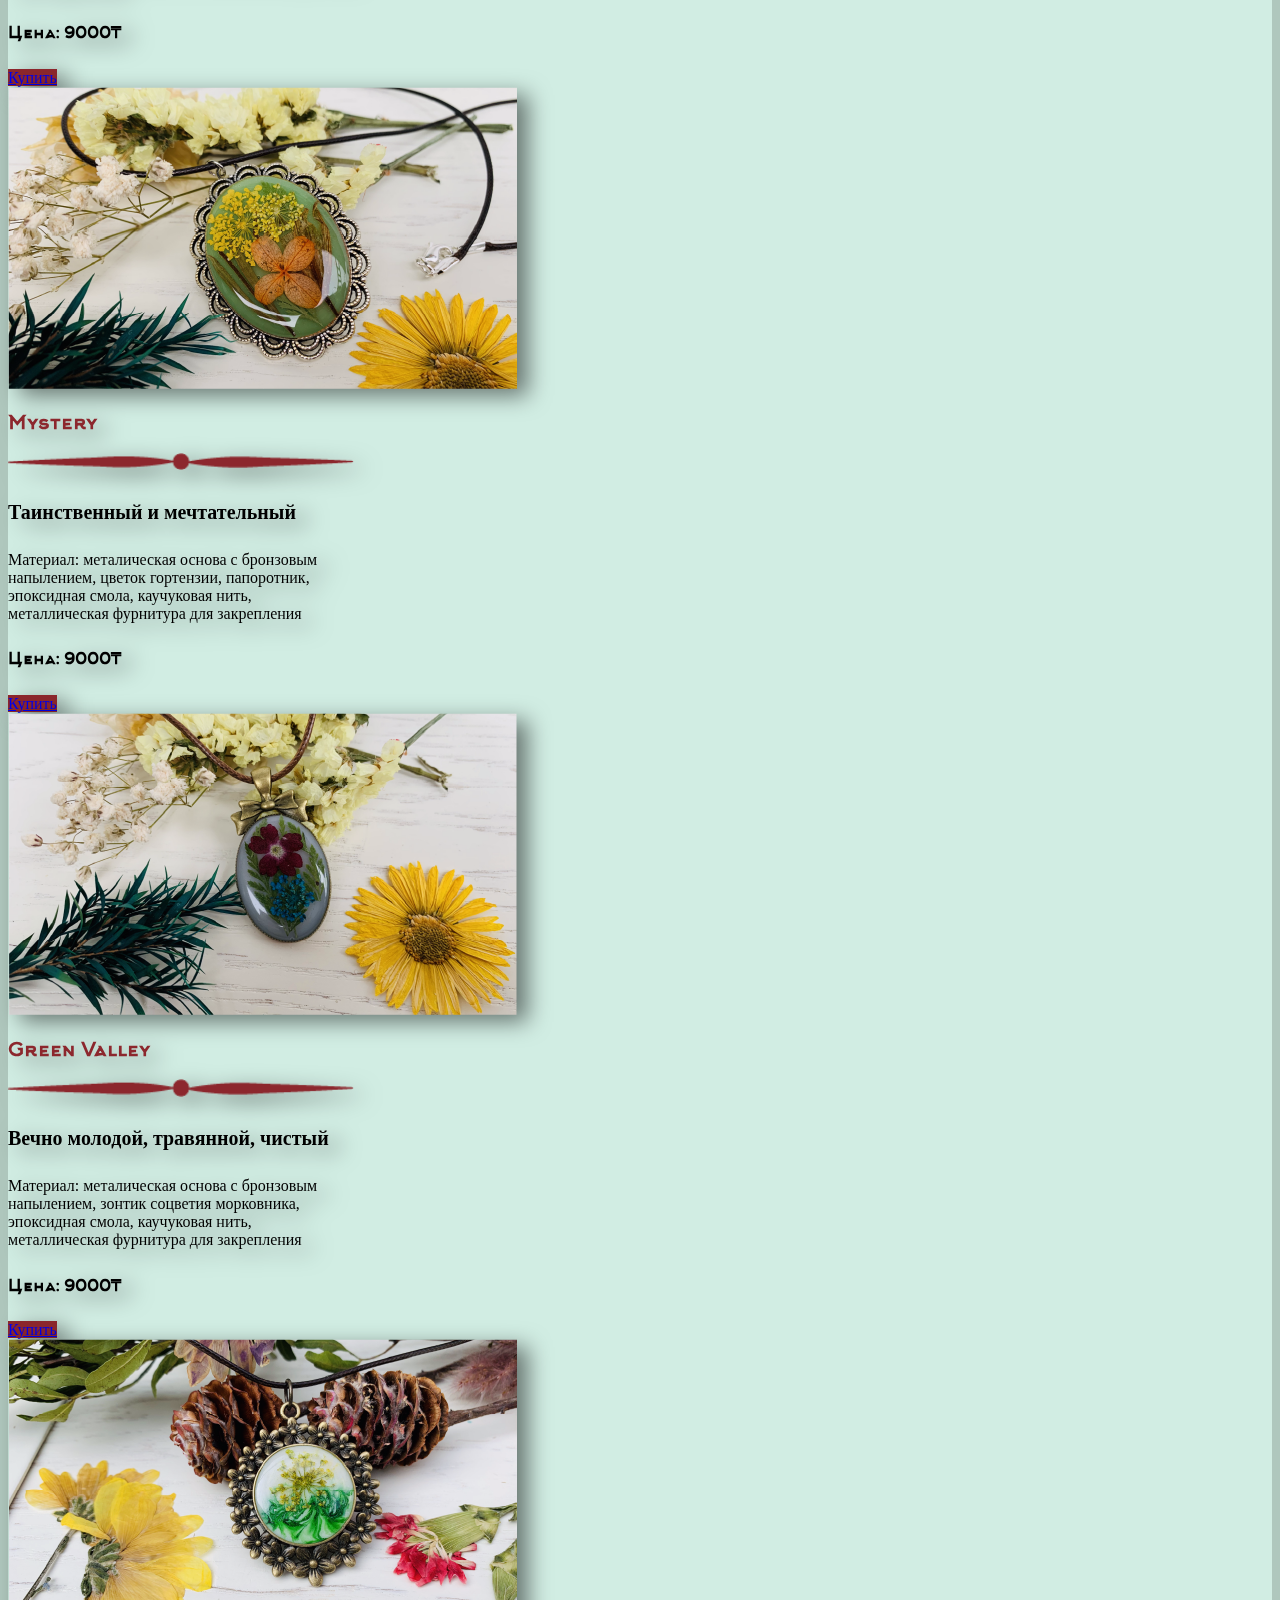
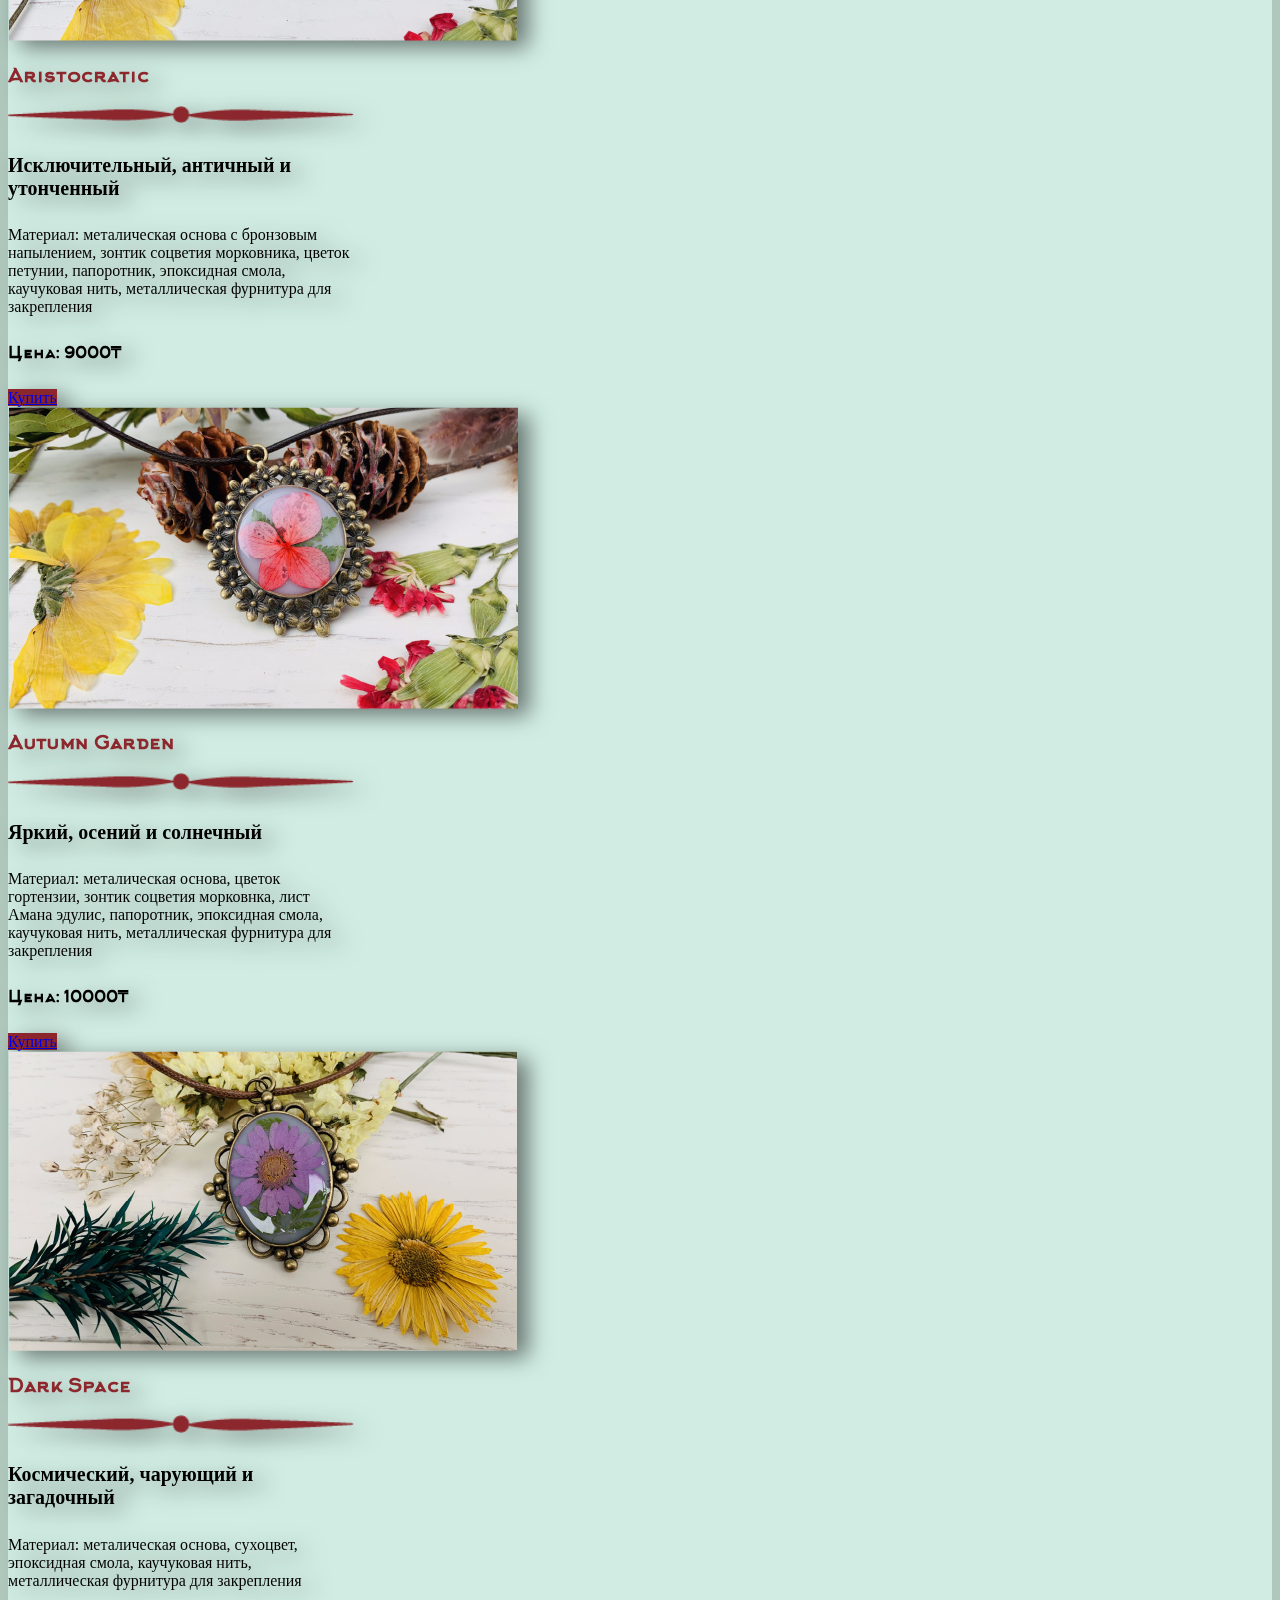
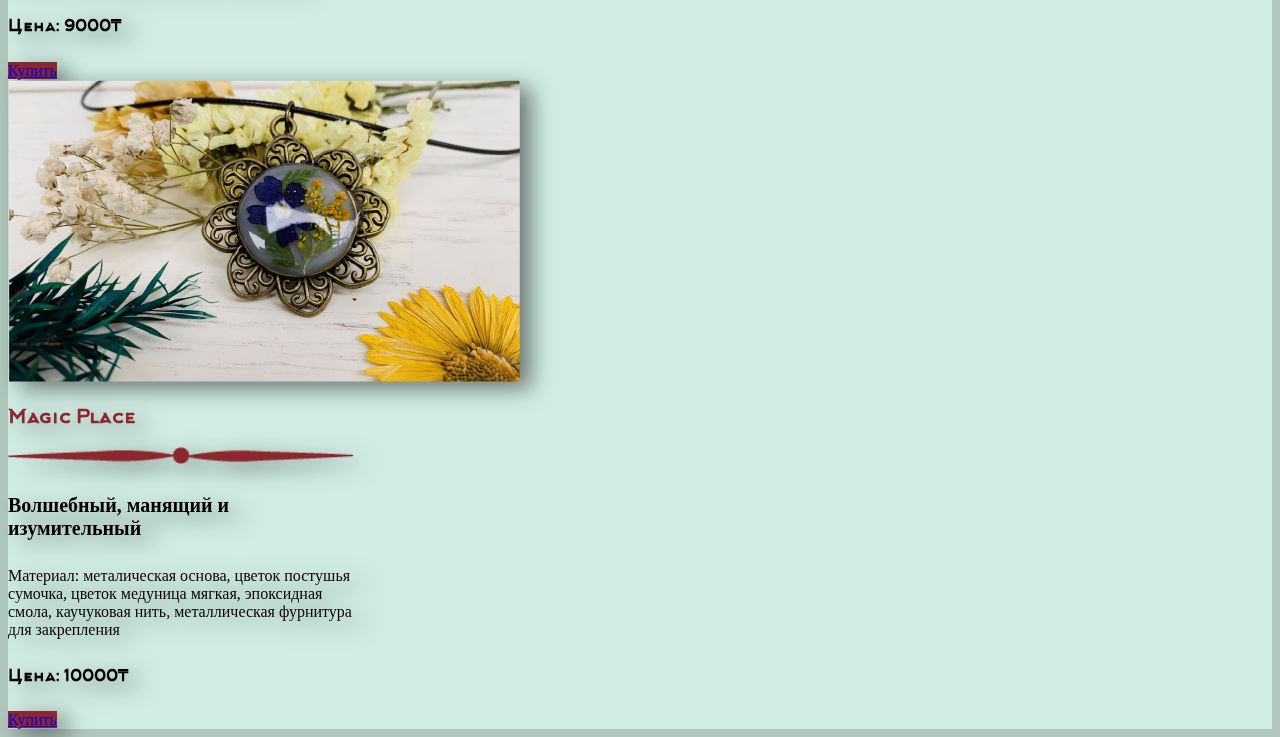
<file: galery.html>
<!DOCTYPE html>
<html lang="en">
<head>
    <meta charset="UTF-8">
    <meta http-equiv="X-UA-Compatible" content="IE=edge">
    <meta name="viewport" content="width=device-width, initial-scale=1.0">
    <title>Галерея изделий</title>
    <link rel="stylesheet" href="style.css">
    <link rel="stylesheet" href="media.css">
    <link href="https://cdn.jsdelivr.net/npm/bootstrap@5.3.0-alpha1/dist/css/bootstrap.min.css" rel="stylesheet"
    integrity="sha384-GLhlTQ8iRABdZLl6O3oVMWSktQOp6b7In1Zl3/Jr59b6EGGoI1aFkw7cmDA6j6gD" crossorigin="anonymous">
</head>
<body class="bg-green">
    <div class="container-fluid bg-darkgreen">
        <nav>
            <div class="row align-items-center text-center">
                <div class="col-4">
                    <a href="/index.html" class="text-decoration-none text-dark menu-element">Главная</a>
                </div>
                <div class="col-4">
                    <div class="row">
                        <div class="col-6 d-flex justify-content-end px-0">
                            <a href="https://instagram.com/sunshine.viniram?igshid=YmMyMTA2M2Y=" class="text-decoration-none d-flex justify-content-end">
                                <img class="pb-2 pt-2" src="images/inst.png" width="70%">
                            </a>
                        </div>
                        <div class="col-6 d-flex justify-content-start px-0">
                            <a class="text-decoration-none text-dark" href="https://instagram.com/sunshine.viniram?igshid=YmMyMTA2M2Y=">@sunshine.viniram</a>
                        </div>
                    </div>
                </div>
                <div class="col-4">
                    <a href="https://api.whatsapp.com/send/?phone=77079083029&text=Здравствуйте, я пишу с вашего сайта" class="text-decoration-none text-dark menu-element">+7 707 908 3029</a>
                </div>
            </div>
        </nav>
    </div>
    <div class="container-fluid bg-light_green pt-4">
        <div class="row justify-content-center pt-5">
            <div class="col-4 d-flex justify-content-center mb-3">
                <h2>Галерея</h2>
            </div>
        </div>
        <div class="row pb-5">
            <div class="col-sm-12 col-md-6 col-lg-4 d-flex justify-content-center justify-content-md-end py-3">
                <div class="card card-shadow card-width my-md-2 my-lg-0">
                    <img src="images/photos/1.png" alt="Эпоксидная подвеска номер 1" />
                    <div class="card-body text-center">
                        <h3 class="title">Gloss Gold</h3>
                        <img class="card-img" src="images/des1.png" alt="Плашка" />
                        <h4 class="card__title">Изысканный</h4>
                        <p class="card__text">
                            Материал: металическая основа
                            с бронзовым напылением, ветки ели
                            в золотой краске, эпоксидная смола,
                            каучуковая нить, металлическая фурнитура
                            для закрепления
                        </p>
                        <div class="row">
                            <div class="col-6 d-flex align-self-end">
                                <h5 class="price ps-md-4">Цена: 9000<span>₸</span></h5>
                            </div>
                            <div class="col-6 ps-md-5">
                                <a class="btn buy-btn text-light" href="https://api.whatsapp.com/send/?phone=77079083029&text=Здравствуйте, я пишу с вашего сайта">Купить</a>
                            </div>
                        </div>
                    </div>
                </div>
            </div>
            <div class="col-sm-12 col-md-6 col-lg-4 d-flex justify-content-center justify-content-md-end py-3">
                <div class="card card-shadow card-width my-md-2 my-lg-0">
                    <img src="images/photos/2.png" alt="Эпоксидная подвеска номер 2" />
                    <div class="card-body text-center">
                        <h3 class="title">Green Nature</h3>
                        <img class="card-img" src="images/des1.png" alt="Плашка" />
                        <h4 class="card__title">Оригинальный и нежный</h4>
                        <p class="card__text">
                            Материал: металическая основа
                            с бронзовым напылением, зонтик соцветия
                            морковника, гипсофила, эпоксидная смола,
                            каучуковая нить, металлическая фурнитура
                            для закрепления
                        </p>
                        <div class="row">
                            <div class="col-6 d-flex align-self-end">
                                <h5 class="price ps-md-4">Цена: 9000<span>₸</span></h5>
                            </div>
                            <div class="col-6 ps-md-5">
                                <a class="btn buy-btn text-light" href="https://api.whatsapp.com/send/?phone=77079083029&text=Здравствуйте, я пишу с вашего сайта">Купить</a>
                            </div>
                        </div>
                    </div>
                </div>
            </div>
            <div class="col-sm-12 col-md-6 col-lg-4 d-flex justify-content-center justify-content-md-end py-3">
                <div class="card card-shadow card-width my-md-2 my-lg-0">
                    <img src="images/photos/3.png" alt="Эпоксидная подвеска номер 3" />
                    <div class="card-body text-center">
                        <h3 class="title">Milk Azalia</h3>
                        <img class="card-img" src="images/des1.png" alt="Плашка" />
                        <h4 class="card__title">Женственный и сладкий</h4>
                        <p class="card__text">
                            Материал: металическая основа, цветок азалии,
                            эпоксидная смола, каучуковая нить,
                            металлическая фурнитура
                            для закрепления
                        </p>
                        <div class="row">
                            <div class="col-6 d-flex align-self-end">
                                <h5 class="price ps-md-4">Цена: 10000<span>₸</span></h5>
                            </div>
                            <div class="col-6 ps-md-5">
                                <a class="btn buy-btn text-light" href="https://api.whatsapp.com/send/?phone=77079083029&text=Здравствуйте, я пишу с вашего сайта">Купить</a>
                            </div>
                        </div>
                    </div>
                </div>
            </div>
            <div class="col-sm-12 col-md-6 col-lg-4 d-flex justify-content-center justify-content-md-end py-3">
                <div class="card card-shadow card-width my-md-2 my-lg-0">
                    <img src="images/photos/4.png" alt="Эпоксидная подвеска номер 4" />
                    <div class="card-body text-center">
                        <h3 class="title">Light Touch</h3>
                        <img class="card-img" src="images/des1.png" alt="Плашка" />
                        <h4 class="card__title">
                            Легкий и весений
                        </h4>
                        <p class="card__text">
                            Материал: цветок петунии, папоротник,
                            зонтик соцветия морковника, эпоксидная смола,
                            каучуковая нить, металлическая фурнитура
                            для закрепления
                        </p>
                        <div class="row">
                            <div class="col-6 d-flex align-self-end">
                                <h5 class="price ps-md-4">Цена: 7000<span>₸</span></h5>
                            </div>
                            <div class="col-6 ps-md-5">
                                <a class="btn buy-btn text-light" href="https://api.whatsapp.com/send/?phone=77079083029&text=Здравствуйте, я пишу с вашего сайта">Купить</a>
                            </div>
                        </div>
                    </div>
                </div>
            </div>
            <div class="col-sm-12 col-md-6 col-lg-4 d-flex justify-content-center justify-content-md-end py-3">
                <div class="card card-shadow card-width my-md-2 my-lg-0">
                    <img src="images/photos/5.png" alt="Эпоксидная подвеска номер 5" />
                    <div class="card-body text-center">
                        <h3 class="title">Fresh Morning</h3>
                        <img class="card-img" src="images/des1.png" alt="Плашка" />
                        <h4 class="card__title">Воздушный и летний</h4>
                        <p class="card__text">
                            Материал: ромашка, зонтик соцветия
                            морковника, эпоксидная смола,
                            каучуковая нить, металлическая фурнитура
                            для закрепления
                        </p>
                        <div class="row">
                            <div class="col-6 d-flex align-self-end">
                                <h5 class="price ps-md-4">Цена: 7000<span>₸</span></h5>
                            </div>
                            <div class="col-6 ps-md-5">
                                <a class="btn buy-btn text-light" href="https://api.whatsapp.com/send/?phone=77079083029&text=Здравствуйте, я пишу с вашего сайта">Купить</a>
                            </div>
                        </div>
                    </div>
                </div>
            </div>
            <div class="col-sm-12 col-md-6 col-lg-4 d-flex justify-content-center justify-content-md-end py-3">
                <div class="card card-shadow card-width my-md-2 my-lg-0">
                    <img src="images/photos/6.png" alt="Эпоксидная подвеска номер 6" />
                    <div class="card-body text-center">
                        <h3 class="title">Secret Dream</h3>
                        <img class="card-img" src="images/des1.png" alt="Плашка" />
                        <h4 class="card__title">
                            Таинственный и такой теплый
                        </h4>
                        <p class="card__text">
                            Материал: металическая основа с
                            бронзовым напылением, ромашка,
                            эпоксидная смола, каучуковая нить,
                            металлическая фурнитура
                            для закрепления
                        </p>
                        <div class="row">
                            <div class="col-6 d-flex align-self-end">
                                <h5 class="price ps-md-4">Цена: 9000<span>₸</span></h5>
                            </div>
                            <div class="col-6 ps-md-5">
                                <a class="btn buy-btn text-light" href="https://api.whatsapp.com/send/?phone=77079083029&text=Здравствуйте, я пишу с вашего сайта">Купить</a>
                            </div>
                        </div>
                    </div>
                </div>
            </div>
            <div class="col-sm-12 col-md-6 col-lg-4 d-flex justify-content-center justify-content-md-end py-3">
                <div class="card card-shadow card-width my-md-2 my-lg-0">
                    <img src="images/photos/7.png" alt="Эпоксидная подвеска номер 7" />
                    <div class="card-body text-center">
                        <h3 class="title">Shy</h3>
                        <img class="card-img" src="images/des1.png" alt="Плашка" />
                        <h4 class="card__title">Скормный и умилительный</h4>
                        <p class="card__text">
                            Материал: металическая основа,
                            цветок фиалка трёхцветная, папоротник,
                            эпоксидная смола, каучуковая
                            нить, металлическая фурнитура
                            для закрепления
                        </p>
                        <div class="row">
                            <div class="col-6 d-flex align-self-end">
                                <h5 class="price ps-md-4">Цена: 8000<span>₸</span></h5>
                            </div>
                            <div class="col-6 ps-md-5">
                                <a class="btn buy-btn text-light" href="https://api.whatsapp.com/send/?phone=77079083029&text=Здравствуйте, я пишу с вашего сайта">Купить</a>
                            </div>
                        </div>
                    </div>
                </div>
            </div>
            <div class="col-sm-12 col-md-6 col-lg-4 d-flex justify-content-center justify-content-md-end py-3">
                <div class="card card-shadow card-width my-md-2 my-lg-0">
                    <img src="images/photos/8.png" alt="Эпоксидная подвеска номер 8" />
                    <div class="card-body text-center">
                        <h3 class="title">Mix of Emotions</h3>
                        <img class="card-img" src="images/des1.png" alt="Плашка" />
                        <h4 class="card__title">
                            Смешанные эмоции
                        </h4>
                        <p class="card__text">
                            Материал: металическая основа
                            с бронзовым напылением, зонтик соцветия
                            морковника, ромашка, статица, эпоксидная
                            смола, каучуковая нить, металлическая
                            фурнитура для закрепления
                        </p>
                        <div class="row">
                            <div class="col-6 d-flex align-self-end">
                                <h5 class="price ps-md-4">Цена: 9000<span>₸</span></h5>
                            </div>
                            <div class="col-6 ps-md-5">
                                <a class="btn buy-btn text-light" href="https://api.whatsapp.com/send/?phone=77079083029&text=Здравствуйте, я пишу с вашего сайта">Купить</a>
                            </div>
                        </div>
                    </div>
                </div>
            </div>
            <div class="col-sm-12 col-md-6 col-lg-4 d-flex justify-content-center justify-content-md-end py-3">
                <div class="card card-shadow card-width my-md-2 my-lg-0">
                    <img src="images/photos/9.png" alt="Эпоксидная подвеска номер 9" />
                    <div class="card-body text-center">
                        <h3 class="title">Colored Clouds</h3>
                        <img class="card-img" src="images/des1.png" alt="Плашка" />
                        <h4 class="card__title">
                            Плюшевый и цветной
                        </h4>
                        <p class="card__text">
                            Материал: металическая основа, цвети петунии,
                            лист клевера, эпоксидная смола, каучуковая
                            нить, металлическая фурнитура
                            для закрепления
                        </p>
                        <div class="row">
                            <div class="col-6 d-flex align-self-end">
                                <h5 class="price ps-md-4">Цена: 10000<span>₸</span></h5>
                            </div>
                            <div class="col-6 ps-md-5">
                                <a class="btn buy-btn text-light" href="https://api.whatsapp.com/send/?phone=77079083029&text=Здравствуйте, я пишу с вашего сайта">Купить</a>
                            </div>
                        </div>
                    </div>
                </div>
            </div>
            <div class="col-sm-12 col-md-6 col-lg-4 d-flex justify-content-center justify-content-md-end py-3">
                <div class="card card-shadow card-width my-md-2 my-lg-0">
                    <img src="images/photos/10.png" alt="Эпоксидная подвеска номер 10" />
                    <div class="card-body text-center">
                        <h3 class="title">Blue Oazis</h3>
                        <img class="card-img" src="images/des1.png" alt="Плашка" />
                        <h4 class="card__title">
                            Нежный и прохладный, будто
                            с морского дна
                        </h4>
                        <p class="card__text">
                            Материал: металическая основа
                            с бронзовым напылением, зонтики соцветия
                            морковника, папоротник, эпоксидная смола,
                            каучуковая нить, металлическая фурнитура
                            для закрепления
                        </p>
                        <div class="row">
                            <div class="col-6 d-flex align-self-end">
                                <h5 class="price ps-md-4">Цена: 9000<span>₸</span></h5>
                            </div>
                            <div class="col-6 ps-md-5">
                                <a class="btn buy-btn text-light" href="https://api.whatsapp.com/send/?phone=77079083029&text=Здравствуйте, я пишу с вашего сайта">Купить</a>
                            </div>
                        </div>
                    </div>
                </div>
            </div>
            <div class="col-sm-12 col-md-6 col-lg-4 d-flex justify-content-center justify-content-md-end py-3">
                <div class="card card-shadow card-width my-md-2 my-lg-0">
                    <img src="images/photos/11.png" alt="Эпоксидная подвеска номер 11" />
                    <div class="card-body text-center">
                        <h3 class="title">Red Velvet</h3>
                        <img class="card-img" src="images/des1.png" alt="Плашка" />
                        <h4 class="card__title">
                            Бархатный и согревающий
                            сердце
                        </h4>
                        <p class="card__text">
                            Материал: металическая основа
                            с бронзовым напылением, цветок,
                            листья акации, эпоксидная смола,
                            каучуковая нить, металлическая фурнитура
                            для закрепления
                        </p>
                        <div class="row">
                            <div class="col-6 d-flex align-self-end">
                                <h5 class="price ps-md-4">Цена: 8000<span>₸</span></h5>
                            </div>
                            <div class="col-6 ps-md-5">
                                <a class="btn buy-btn text-light" href="https://api.whatsapp.com/send/?phone=77079083029&text=Здравствуйте, я пишу с вашего сайта">Купить</a>
                            </div>
                        </div>
                    </div>
                </div>
            </div>
            <div class="col-sm-12 col-md-6 col-lg-4 d-flex justify-content-center justify-content-md-end py-3">
                <div class="card card-shadow card-width my-md-2 my-lg-0">
                    <img src="images/photos/12.png" alt="Эпоксидная подвеска номер 12" />
                    <div class="card-body text-center">
                        <h3 class="title">Summer Dawn</h3>
                        <img class="card-img" src="images/des1.png" alt="Плашка" />
                        <h4 class="card__title">
                            Яркий, как рассвет и свежий,
                            как утро
                        </h4>
                        <p class="card__text">
                            Материал: металическая основа, ромашка,
                            папоротник, эпоксидная смола, каучуковая нить,
                            металлическая фурнитура
                            для закрепления
                        </p>
                        <div class="row">
                            <div class="col-6 d-flex align-self-end">
                                <h5 class="price ps-md-4">Цена: 10000<span>₸</span></h5>
                            </div>
                            <div class="col-6 ps-md-5">
                                <a class="btn buy-btn text-light" href="https://api.whatsapp.com/send/?phone=77079083029&text=Здравствуйте, я пишу с вашего сайта">Купить</a>
                            </div>
                        </div>
                    </div>
                </div>
            </div>
            <div class="col-sm-12 col-md-6 col-lg-4 d-flex justify-content-center justify-content-md-end py-3">
                <div class="card card-shadow card-width my-md-2 my-lg-0">
                    <img src="images/photos/13.png" alt="Эпоксидная подвеска номер 13" />
                    <div class="card-body text-center">
                        <h3 class="title">Soft Ice</h3>
                        <img class="card-img" src="images/des1.png" alt="Плашка" />
                        <h4 class="card__title">
                            Кажется холодным, но на самом
                            деле очень мягкий и теплый
                        </h4>
                        <p class="card__text">
                            Материал: металическая основа
                            с бронзовым напылением, папоротник,
                            цветок петунии, зонтик соцветия морковника,
                            эпоксидная смола, каучуковая нить,
                            металлическая фурнитура для закрепления
                        </p>
                        <div class="row">
                            <div class="col-6 d-flex align-self-end">
                                <h5 class="price ps-md-4">Цена: 9000<span>₸</span></h5>
                            </div>
                            <div class="col-6 ps-md-5">
                                <a class="btn buy-btn text-light" href="https://api.whatsapp.com/send/?phone=77079083029&text=Здравствуйте, я пишу с вашего сайта">Купить</a>
                            </div>
                        </div>
                    </div>
                </div>
            </div>
            <div class="col-sm-12 col-md-6 col-lg-4 d-flex justify-content-center justify-content-md-end py-3">
                <div class="card card-shadow card-width my-md-2 my-lg-0">
                    <img src="images/photos/14.png" alt="Эпоксидная подвеска номер 14" />
                    <div class="card-body text-center">
                        <h3 class="title">Magical Dream</h3>
                        <img class="card-img" src="images/des1.png" alt="Плашка" />
                        <h4 class="card__title">
                            Элегантный и царующий
                        </h4>
                        <p class="card__text">
                            Материал: металическая основа
                            с бронзовым напылением, ромашка,
                            папоротник, эпоксидная смола, каучуковая
                            нить, металлическая фурнитура
                            для закрепления
                        </p>
                        <div class="row">
                            <div class="col-6 d-flex align-self-end">
                                <h5 class="price ps-md-4">Цена: 9000<span>₸</span></h5>
                            </div>
                            <div class="col-6 ps-md-5">
                                <a class="btn buy-btn text-light" href="https://api.whatsapp.com/send/?phone=77079083029&text=Здравствуйте, я пишу с вашего сайта">Купить</a>
                            </div>
                        </div>
                    </div>
                </div>
            </div>
            <div class="col-sm-12 col-md-6 col-lg-4 d-flex justify-content-center justify-content-md-end py-3">
                <div class="card card-shadow card-width my-md-2 my-lg-0">
                    <img src="images/photos/15.png" alt="Эпоксидная подвеска номер 15" />
                    <div class="card-body text-center">
                        <h3 class="title">Mystery</h3>
                        <img class="card-img" src="images/des1.png" alt="Плашка" />
                        <h4 class="card__title">
                            Таинственный и мечтательный
                        </h4>
                        <p class="card__text">
                            Материал: металическая основа с бронзовым
                            напылением, цветок гортензии, папоротник,
                            эпоксидная смола, каучуковая нить,
                            металлическая фурнитура
                            для закрепления
                        </p>
                        <div class="row">
                            <div class="col-6 d-flex align-self-end">
                                <h5 class="price ps-md-4">Цена: 9000<span>₸</span></h5>
                            </div>
                            <div class="col-6 ps-md-5">
                                <a class="btn buy-btn text-light" href="https://api.whatsapp.com/send/?phone=77079083029&text=Здравствуйте, я пишу с вашего сайта">Купить</a>
                            </div>
                        </div>
                    </div>
                </div>
            </div>
            <div class="col-sm-12 col-md-6 col-lg-4 d-flex justify-content-center justify-content-md-end py-3">
                <div class="card card-shadow card-width my-md-2 my-lg-0">
                    <img src="images/photos/16.png" alt="Эпоксидная подвеска номер 16" />
                    <div class="card-body text-center">
                        <h3 class="title">Green Valley</h3>
                        <img class="card-img" src="images/des1.png" alt="Плашка" />
                        <h4 class="card__title">
                            Вечно молодой, травянной,
                            чистый
                        </h4>
                        <p class="card__text">
                            Материал: металическая основа
                            с бронзовым напылением, зонтик соцветия
                            морковника, эпоксидная смола, каучуковая
                            нить, металлическая фурнитура
                            для закрепления
                        </p>
                        <div class="row">
                            <div class="col-6 d-flex align-self-end">
                                <h5 class="price ps-md-4">Цена: 9000<span>₸</span></h5>
                            </div>
                            <div class="col-6 ps-md-5">
                                <a class="btn buy-btn text-light" href="https://api.whatsapp.com/send/?phone=77079083029&text=Здравствуйте, я пишу с вашего сайта">Купить</a>
                            </div>
                        </div>
                    </div>
                </div>
            </div>
            <div class="col-sm-12 col-md-6 col-lg-4 d-flex justify-content-center justify-content-md-end py-3">
                <div class="card card-shadow card-width my-md-2 my-lg-0">
                    <img src="images/photos/17.png" alt="Эпоксидная подвеска номер 17" />
                    <div class="card-body text-center">
                        <h3 class="title">Aristocratic</h3>
                        <img class="card-img" src="images/des1.png" alt="Плашка" />
                        <h4 class="card__title">
                            Исключительный, античный
                            и утонченный
                        </h4>
                        <p class="card__text">
                            Материал: металическая основа
                            с бронзовым напылением, зонтик соцветия
                            морковника, цветок петунии, папоротник,
                            эпоксидная смола, каучуковая нить,
                            металлическая фурнитура
                            для закрепления
                        </p>
                        <div class="row">
                            <div class="col-6 d-flex align-self-end">
                                <h5 class="price ps-md-4">Цена: 9000<span>₸</span></h5>
                            </div>
                            <div class="col-6 ps-md-5">
                                <a class="btn buy-btn text-light" href="https://api.whatsapp.com/send/?phone=77079083029&text=Здравствуйте, я пишу с вашего сайта">Купить</a>
                            </div>
                        </div>
                    </div>
                </div>
            </div>
            <div class="col-sm-12 col-md-6 col-lg-4 d-flex justify-content-center justify-content-md-end py-3">
                <div class="card card-shadow card-width my-md-2 my-lg-0">
                    <img src="images/photos/18.png" alt="Эпоксидная подвеска номер 18" />
                    <div class="card-body text-center">
                        <h3 class="title">Autumn Garden</h3>
                        <img class="card-img" src="images/des1.png" alt="Плашка" />
                        <h4 class="card__title">
                            Яркий, осений и солнечный
                        </h4>
                        <p class="card__text">
                            Материал: металическая основа, цветок гортензии,
                            зонтик соцветия морковнка, лист Амана эдулис,
                            папоротник, эпоксидная смола, каучуковая нить,
                            металлическая фурнитура для закрепления
                        </p>
                        <div class="row">
                            <div class="col-6 d-flex align-self-end">
                                <h5 class="price ps-md-4">Цена: 10000<span>₸</span></h5>
                            </div>
                            <div class="col-6 ps-md-5">
                                <a class="btn buy-btn text-light" href="https://api.whatsapp.com/send/?phone=77079083029&text=Здравствуйте, я пишу с вашего сайта">Купить</a>
                            </div>
                        </div>
                    </div>
                </div>
            </div>
            <div class="col-sm-12 col-md-6 col-lg-4 d-flex justify-content-center justify-content-md-end py-3">
                <div class="card card-shadow card-width my-md-2 my-lg-0">
                    <img src="images/photos/19.png" alt="Эпоксидная подвеска номер 19" />
                    <div class="card-body text-center">
                        <h3 class="title">Dark Space</h3>
                        <img class="card-img" src="images/des1.png" alt="Плашка" />
                        <h4 class="card__title">
                            Космический, чарующий
                            и загадочный
                        </h4>
                        <p class="card__text">
                            Материал: металическая основа, сухоцвет,
                            эпоксидная смола, каучуковая нить,
                            металлическая фурнитура
                            для закрепления
                        </p>
                        <div class="row">
                            <div class="col-6 d-flex align-self-end">
                                <h5 class="price ps-md-4">Цена: 9000<span>₸</span></h5>
                            </div>
                            <div class="col-6 ps-md-5">
                                <a class="btn buy-btn text-light" href="https://api.whatsapp.com/send/?phone=77079083029&text=Здравствуйте, я пишу с вашего сайта">Купить</a>
                            </div>
                        </div>
                    </div>
                </div>
            </div>
            <div class="col-sm-12 col-md-6 col-lg-4 d-flex justify-content-center justify-content-md-end py-3">
                <div class="card card-shadow card-width my-md-2 my-lg-0">
                    <img src="images/photos/20.png" alt="Эпоксидная подвеска номер 20" />
                    <div class="card-body text-center">
                        <h3 class="title">Magic Place</h3>
                        <img class="card-img" src="images/des1.png" alt="Плашка" />
                        <h4 class="card__title">
                            Волшебный, манящий
                            и изумительный
                        </h4>
                        <p class="card__text">
                            Материал: металическая основа, цветок
                            постушья сумочка, цветок медуница мягкая,
                            эпоксидная смола, каучуковая нить,
                            металлическая фурнитура
                            для закрепления
                        </p>
                        <div class="row">
                            <div class="col-6 d-flex align-self-end">
                                <h5 class="price ps-md-4">Цена: 10000<span>₸</span></h5>
                            </div>
                            <div class="col-6 ps-md-5">
                                <a class="btn buy-btn text-light" href="https://api.whatsapp.com/send/?phone=77079083029&text=Здравствуйте, я пишу с вашего сайта">Купить</a>
                            </div>
                        </div>
                    </div>
                </div>
            </div>
        </div>
        <!-- Далее следует делать добавления нужных блоков -->
        
    </div>
</body>
</html>
</file>
<file: style.css>
@font-face {
    font-family: 'Arkhip';
    src: url(fonts/Arkhip_font.ttf);
}

.logo {
    font-family: 'Fleur De Leah', cursive;
    font-size: 90px;
}

.pre-title {
    font-family: 'Arkhip';
}

.bg-green {
    background: #afc7bd;
}

.bg-darkgreen {
    background: #90a59b;
}

.bg-light_green {
    background: #d1ede3;
}

.title {
    color:#8c272d;
}

.buy-btn {
    background-color: #8c272d !important;
}

h1, h2, h3, h5 {
    font-family: 'Arkhip';
}

h5 {
    font-size: 20px !important;
}

.menu-element {
    font-family: 'Arkhip';
}

.card__title {
    font-size: 20px;
}

.card__text {
    font-size: 16px;
}

.price {
    font-size: 16px !important;
}

.card-shadow {
    filter: drop-shadow(11px 7px 11px rgb(0,0,0,0.5));
}
</file>
<file: media.css>
/* Smartphones (portrait and landscape) ----------- */
@media only screen and (min-device-width : 320px) and (max-device-width : 480px) {
    .card-width {
        width: 70vw;
    }

    .card-img{
        width: 100%;
    }
}

/* Smartphones (landscape) ----------- */
@media only screen and (min-width : 321px) {
    .card-width {
        width: 70vw;
    }

    .card-img{
        width: 60vw;
    }
}

/* Smartphones (portrait) ----------- */
@media only screen and (max-width : 320px) {
    .card-width {
        width: 10vw;
    }

    .card-img{
        width: 100%;
    }
}

/* iPads (portrait and landscape) ----------- */
@media only screen and (min-device-width : 768px) and (max-device-width : 1024px) {
    .card-width {
        width: 70vw;
    }

    .card-img{
        width: 60vw;
    }
}

/* iPads (landscape) ----------- */
@media only screen and (min-device-width : 768px) and (max-device-width : 1024px) and (orientation : landscape) {
    .card-width {
        width: 70vw;
    }

    .card-img{
        width: 60vw;
    }
}

/* iPads (portrait) ----------- */
@media only screen and (min-device-width : 768px) and (max-device-width : 1024px) and (orientation : portrait) {
    .card-width {
        width: 60vw;
    }

    .card-img{
        width: 60vw;
    }
}

/* Desktops and laptops ----------- */
@media only screen and (min-width : 1224px) {
    .card-width {
        width: 27vw;
    }

    .card-img{
        width: 100%;
    }
}

/* Large screens ----------- */
@media only screen and (min-width : 1824px) {
    .card-width {
        width: 27vw;
    }

    .card-img{
        width: 100%;
    }
}

/* iPhone 4 ----------- */
@media only screen and (-webkit-min-device-pixel-ratio : 1.5),
only screen and (min-device-pixel-ratio : 1.5) {
    .card-width {
        width: 75vw;
    }

    .card-img{
        width: 60vw;
    }
}
</file>
